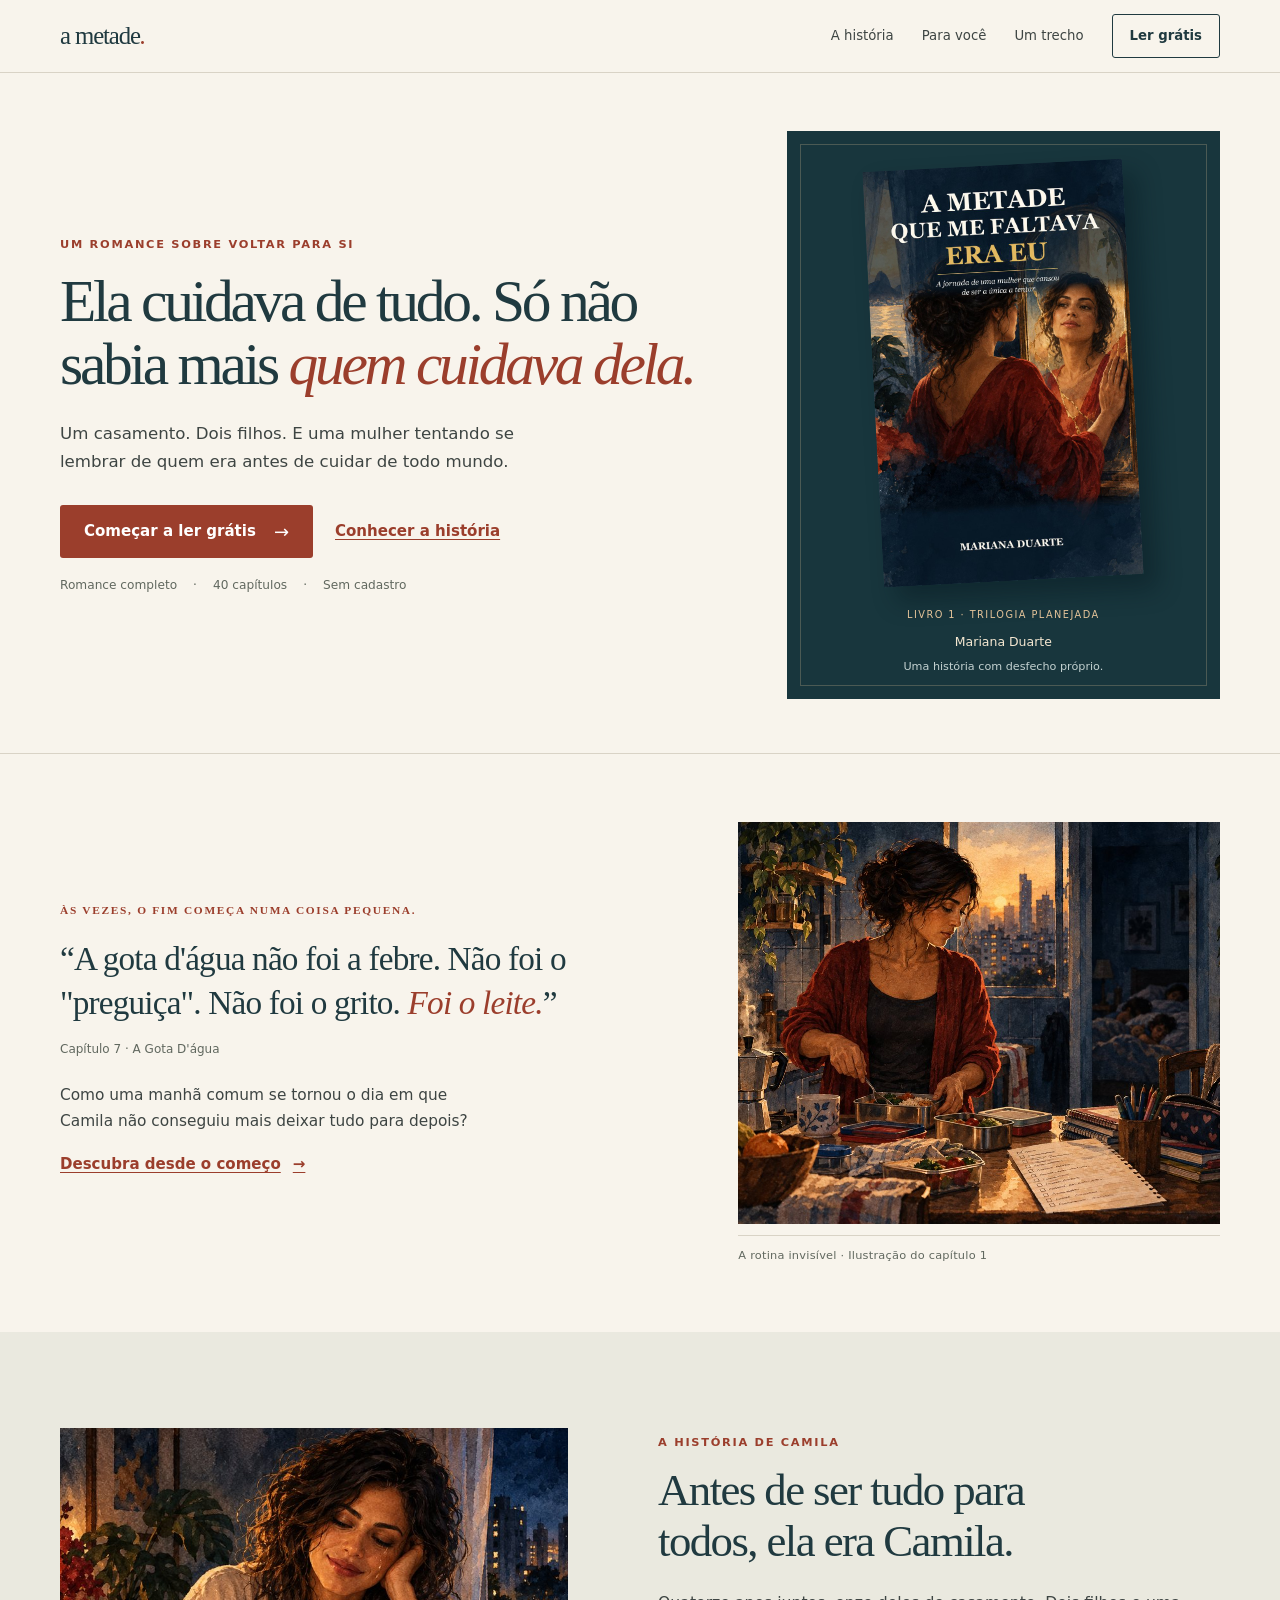
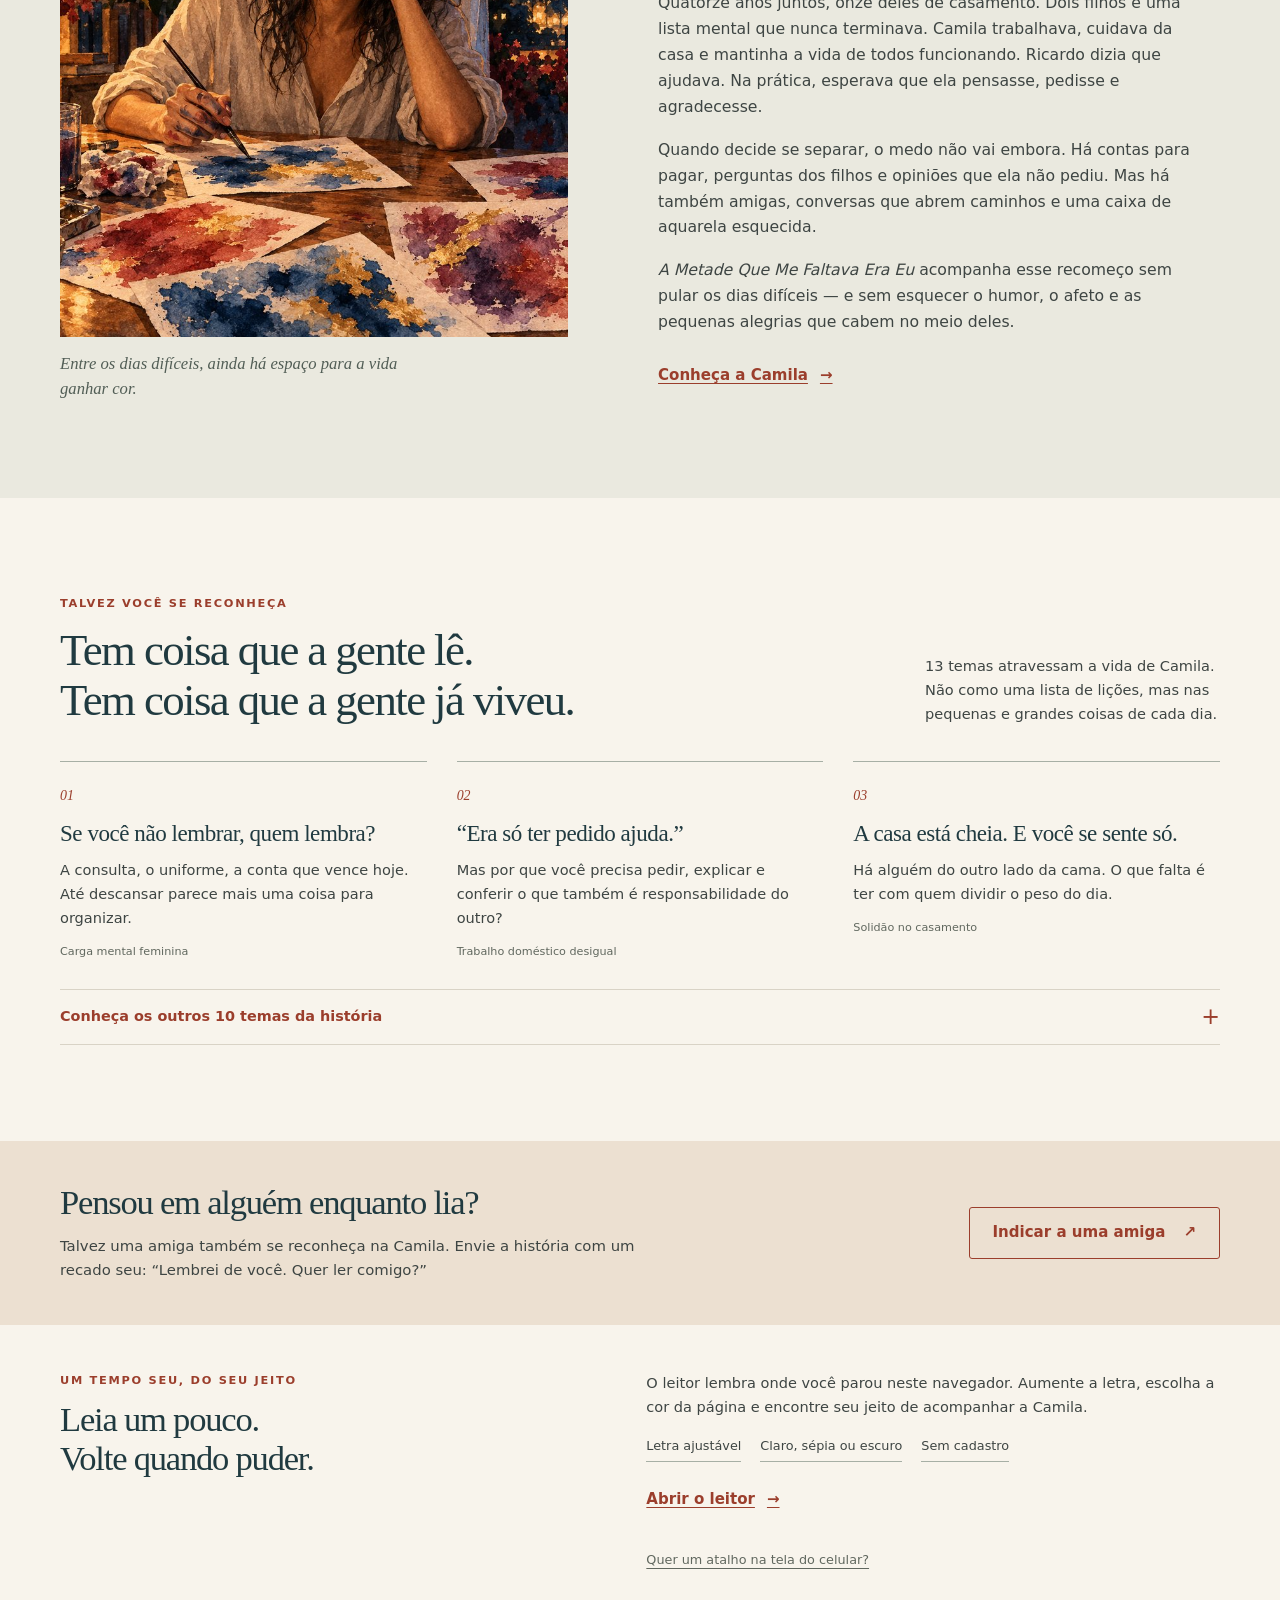
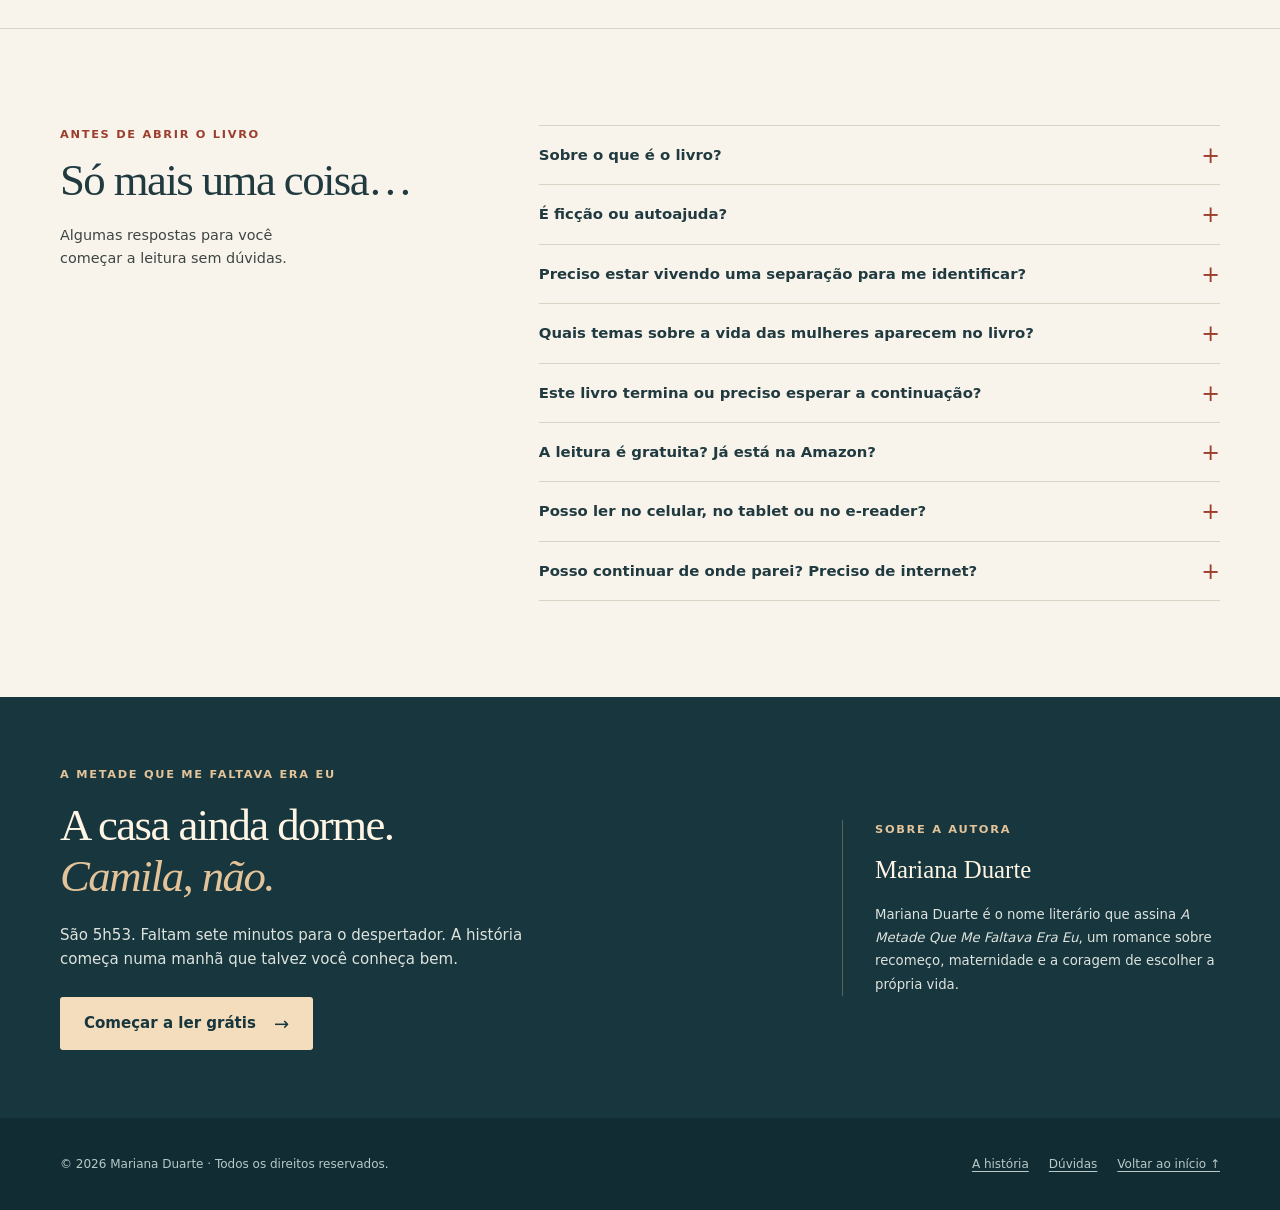
<file: index.html>
<!doctype html>
<html lang="pt-BR">
<head>
  <meta charset="utf-8">
  <meta name="viewport" content="width=device-width, initial-scale=1, viewport-fit=cover">
  <meta name="color-scheme" content="light">
  <title>A Metade Que Me Faltava Era Eu | Romance de Mariana Duarte</title>
  <meta name="description" content="Ela cuidava de tudo. Só não sabia mais quem cuidava dela. Conheça o romance A Metade Que Me Faltava Era Eu, de Mariana Duarte. Leia grátis, sem cadastro.">
  <meta name="keywords" content="romance feminino, carga mental feminina, trabalho doméstico desigual, solidão no casamento, maternidade real, culpa materna, divórcio, independência financeira, saúde emocional, amizade feminina, amor-próprio, dependência emocional, coparentalidade, autonomia feminina, recomeço">
  <meta name="author" content="Mariana Duarte">
  <meta name="robots" content="index,follow,max-image-preview:large,max-snippet:-1,max-video-preview:-1">
  <meta name="theme-color" content="#f8f4ec">
  <link rel="canonical" href="https://maykonlong.github.io/book/">
  <link rel="manifest" href="./manifest.json">
  <link rel="apple-touch-icon" href="./assets/app-icon-180.png">
  <meta name="apple-mobile-web-app-capable" content="yes">
  <meta name="apple-mobile-web-app-status-bar-style" content="default">
  <script src="./pwa.js" defer></script>
  <link rel="icon" href="data:image/svg+xml,%3Csvg xmlns='http://www.w3.org/2000/svg' viewBox='0 0 64 64'%3E%3Crect width='64' height='64' rx='12' fill='%2313283b'/%3E%3Cpath d='M17 15h30v34H17z' fill='%23f4eadc'/%3E%3Cpath d='M23 22h18M23 29h18M23 36h13' stroke='%23ad3f2d' stroke-width='3' stroke-linecap='round'/%3E%3C/svg%3E">

  <meta property="og:type" content="book">
  <meta property="og:locale" content="pt_BR">
  <meta property="og:site_name" content="A Metade Que Me Faltava Era Eu">
  <meta property="og:title" content="A Metade Que Me Faltava Era Eu — Mariana Duarte">
  <meta property="og:description" content="Ela cuidava de tudo. Só não sabia mais quem cuidava dela. Entre na história de Camila e descubra o que acontece quando ela decide se escolher.">
  <meta property="og:url" content="https://maykonlong.github.io/book/">
  <meta property="og:image" content="https://maykonlong.github.io/book/assets/og-livro.png">
  <meta property="og:image:secure_url" content="https://maykonlong.github.io/book/assets/og-livro.png">
  <meta property="og:image:type" content="image/png">
  <meta property="og:image:width" content="1792">
  <meta property="og:image:height" content="1024">
  <meta property="og:image:alt" content="Mulher de vestido vermelho diante do espelho, em uma pintura azul e dourada">

  <meta name="twitter:card" content="summary_large_image">
  <meta name="twitter:title" content="A Metade Que Me Faltava Era Eu — Mariana Duarte">
  <meta name="twitter:description" content="Treze temas da vida real atravessam a jornada de Camila: carga mental, maternidade, divórcio, autonomia e recomeço.">
  <meta name="twitter:image" content="https://maykonlong.github.io/book/assets/og-livro.png">

  <style>

    :root {
      --paper: #f8f4ec; --white: #fffdf8; --ink: #203a40; --body: #3e4543;
      --muted: #61685f; --rust: #9b3e2c; --rust-hover: #80301f;
      --line: #d9d3c6; --gold: #e3c399; --dark: #18363d;
      --serif: Georgia, "Times New Roman", serif;
      --sans: ui-sans-serif, system-ui, -apple-system, BlinkMacSystemFont, "Segoe UI", sans-serif;
    }
    *, *::before, *::after { box-sizing: border-box; }
    html { scroll-behavior: smooth; scroll-padding-top: 88px; }
    body { margin: 0; background: var(--paper); color: var(--body); font-family: var(--sans); line-height: 1.65; -webkit-font-smoothing: antialiased; }
    h1, h2, h3, p, figure, blockquote { margin: 0; }
    h1, h2, h3 { color: var(--ink); font-family: var(--serif); font-weight: 400; }
    h1, h2 { text-wrap: balance; }
    h2 { font-size: clamp(2rem, 3.5vw, 3.3rem); line-height: 1.13; letter-spacing: -.035em; }
    a { color: inherit; text-underline-offset: .22em; }
    img { display: block; max-width: 100%; height: auto; }
    button, input { font: inherit; }
    button, a { -webkit-tap-highlight-color: transparent; }
    button { cursor: pointer; }
    [hidden] { display: none !important; }
    :focus-visible { outline: 3px solid var(--rust); outline-offset: 5px; }
    .dark :focus-visible { outline-color: var(--gold); }
    ::selection { color: #fff; background: #874933; }
    .shell { width: min(1160px, calc(100% - 80px)); margin-inline: auto; }
    .section { padding-block: clamp(64px, 7.5vw, 104px); }
    .eyebrow { color: var(--rust); font-size: .71rem; font-weight: 750; letter-spacing: .15em; text-transform: uppercase; line-height: 1.6; }
    .button { display: inline-flex; align-items: center; justify-content: center; gap: 18px; min-height: 52px; padding: 13px 23px; border: 1px solid transparent; border-radius: 3px; background: var(--rust); color: #fff; font-size: .94rem; font-weight: 650; text-decoration: none; line-height: 1.4; transition: background .18s ease; }
    .button:hover { background: var(--rust-hover); }
    .button-arrow { font-size: 1.2em; font-weight: 400; }
    .text-link { display: inline-flex; align-items: center; gap: 12px; min-height: 44px; color: var(--rust); font-size: .94rem; font-weight: 650; }
    .text-link:hover { text-decoration-thickness: 2px; }
    .skip-link { position: fixed; top: -80px; left: 16px; z-index: 100; padding: 12px 20px; color: var(--ink); background: var(--white); }
    .skip-link:focus { top: 12px; }
    .topbar { position: sticky; top: 0; z-index: 30; padding-top: env(safe-area-inset-top); border-bottom: 1px solid var(--line); background: var(--paper); }
    .nav { min-height: 72px; display: flex; align-items: center; justify-content: space-between; gap: 24px; }
    .brand { color: var(--ink); text-decoration: none; font: 1.55rem/1 var(--serif); letter-spacing: -.045em; white-space: nowrap; }
    .brand span { color: var(--rust); font-style: italic; }
    .menu { display: flex; align-items: center; gap: 28px; }
    .menu a { min-height: 44px; display: inline-flex; align-items: center; font-size: .83rem; text-decoration: none; }
    .menu a:hover { text-decoration: underline; }
    .menu .nav-cta { min-height: 44px; padding: 7px 17px; border: 1px solid var(--ink); border-radius: 3px; font-weight: 650; color: var(--ink); }
    .hero { overflow: hidden; border-bottom: 1px solid var(--line); }
    .hero-grid { display: grid; grid-template-columns: 1.2fr .8fr; gap: clamp(40px, 6vw, 88px); padding-block: 58px 54px; align-items: center; }
    .hero h1 { margin-top: 17px; font-size: clamp(2.8rem, 4.65vw, 4.35rem); line-height: 1.055; letter-spacing: -.055em; }
    .hero h1 em { color: var(--rust); font-weight: 400; }
    .hero-lead { max-width: 460px; margin-top: 24px; font-size: 1.04rem; line-height: 1.7; }
    .hero-actions { display: flex; flex-wrap: wrap; align-items: center; gap: 10px 22px; margin-top: 28px; }
    .hero-meta { display: flex; flex-wrap: wrap; gap: 5px 16px; margin-top: 17px; color: var(--muted); font-size: .76rem; }
    .hero-meta span + span::before { content: "·"; margin-right: 16px; }
    .resume-note { margin-top: 12px; color: var(--muted); font-size: .78rem; }
    .hero-visual { position: relative; display: flex; flex-direction: column; align-items: center; padding: 34px 26px 23px; background: var(--dark); color: var(--gold); }
    .hero-visual::before { content: ""; position: absolute; inset: 13px; border: 1px solid #e3c39940; pointer-events: none; }
    .book-cover { position: relative; width: min(100%, 260px); transform: rotate(-3deg); box-shadow: 13px 15px 23px #06151b66; }
    .book-cover img { width: 100%; height: auto; border-radius: 1px 3px 3px 1px; }
    .book-credits { position: relative; text-align: center; margin-top: 26px; }
    .book-credits .book-name { display: none; }
    .book-credits p { color: #f4e7d1; font-size: .78rem; }
    .book-credits small { display: block; margin-top: 5px; color: #c3d1d0; font-size: .7rem; }
    .book-label { display: block; margin-bottom: 9px; color: var(--gold); text-transform: uppercase; font-size: .61rem; letter-spacing: .15em; }
    .excerpt-section { padding-block: 68px; }
    .excerpt-grid { display: grid; grid-template-columns: 1.1fr .9fr; align-items: center; gap: clamp(32px, 7vw, 100px); }
    .excerpt-copy blockquote { margin-top: 18px; color: var(--ink); font: clamp(1.65rem, 2.6vw, 2.5rem)/1.32 var(--serif); letter-spacing: -.025em; }
    .excerpt-copy blockquote strong { color: var(--rust); font-weight: 400; font-style: italic; }
    .excerpt-copy cite { display: block; margin-top: 15px; color: var(--muted); font-size: .75rem; font-style: normal; }
    .excerpt-question { max-width: 430px; margin-top: 24px; font-size: .96rem; }
    .excerpt-copy .text-link { margin-top: 8px; }
    .scene-image { width: 100%; aspect-ratio: 6 / 5; object-fit: cover; object-position: 39% center; }
    .scene-caption { margin-top: 11px; padding-top: 10px; border-top: 1px solid var(--line); color: var(--muted); font-size: .71rem; letter-spacing: .02em; }
    .story { background: #eae9df; }
    .story-grid { display: grid; grid-template-columns: .95fr 1.05fr; gap: clamp(40px, 7vw, 96px); align-items: center; }
    .story-art img { width: 100%; aspect-ratio: 1 / 1; object-fit: cover; object-position: 40% center; }
    .story-art figcaption { max-width: 370px; margin-top: 15px; color: #525e56; font: italic 1.04rem/1.5 var(--serif); }
    .story-copy h2 { margin-block: 14px 24px; }
    .story-copy > p:not(.eyebrow) { margin-top: 17px; max-width: 535px; font-size: .98rem; }
    .story-copy .text-link { margin-top: 18px; }
    .section-heading { display: flex; justify-content: space-between; align-items: end; gap: 44px; }
    .section-heading h2 { max-width: 630px; margin-top: 13px; }
    .section-heading > p { max-width: 295px; font-size: .91rem; }
    .inside-grid { display: grid; grid-template-columns: repeat(3, minmax(0, 1fr)); gap: 30px; list-style: none; margin: 35px 0 0; padding: 0; }
    .inside-card { padding-top: 20px; border-top: 1px solid #a7afa5; }
    .inside-number { color: var(--rust); font: italic .87rem/1 var(--serif); }
    .inside-card h3 { margin-block: 12px 10px; font-size: 1.44rem; line-height: 1.2; letter-spacing: -.02em; }
    .inside-card p { font-size: .91rem; }
    .theme-term { display: block; margin-top: 13px; color: var(--muted); font-size: .7rem; }
    .themes-more { margin-top: 27px; }
    summary { cursor: pointer; }
    .themes-more > summary { display: flex; align-items: center; justify-content: space-between; gap: 18px; min-height: 56px; padding-block: 14px; border-block: 1px solid var(--line); color: var(--rust); list-style: none; font-size: .9rem; font-weight: 650; }
    summary::-webkit-details-marker { display: none; }
    .themes-more > summary::after, .faq-list summary::after { content: "+"; font-size: 1.4rem; font-weight: 400; line-height: 1; flex: 0 0 auto; }
    .themes-more[open] > summary::after, .faq-list details[open] > summary::after { content: "−"; }
    .when-open { display: none; }
    .themes-more[open] .when-closed { display: none; }
    .themes-more[open] .when-open { display: inline; }
    .themes-more .inside-grid { grid-template-columns: repeat(2, minmax(0, 1fr)); gap: 22px 42px; margin-top: 24px; }
    .themes-more h3 { font-size: 1.23rem; }
    .share-section { padding-block: 42px; background: #ece0d1; }
    .share-grid { display: grid; grid-template-columns: 1fr auto; gap: 26px 60px; align-items: center; }
    .share-grid h2 { font-size: clamp(1.8rem, 2.7vw, 2.5rem); }
    .share-grid p { max-width: 595px; margin-top: 12px; font-size: .93rem; }
    .share-controls { max-width: 325px; }
    .share-controls .button { background: transparent; border-color: var(--rust); color: var(--rust); }
    .share-controls .button:hover { background: var(--white); }
    #share-status { font-size: .8rem; margin-top: 10px; }
    #share-fallback { margin-top: 10px; font-size: .8rem; }
    #share-url { width: 100%; margin-top: 6px; padding: 10px; border: 1px solid var(--rust); background: var(--white); color: var(--ink); }
    .reading-section { padding-block: 46px; border-bottom: 1px solid var(--line); }
    .reading-grid { display: grid; grid-template-columns: 1fr 1.05fr; gap: 40px; align-items: start; }
    .reading-grid h2 { max-width: 480px; margin-top: 11px; font-size: clamp(1.9rem, 2.7vw, 2.6rem); }
    .reading-copy p { font-size: .91rem; }
    .reading-features { display: flex; flex-wrap: wrap; gap: 9px 19px; margin: 16px 0; padding: 0; list-style: none; font-size: .8rem; }
    .reading-features li { padding-bottom: 5px; border-bottom: 1px solid #a7afa5; }
    .install-help { margin-top: 16px; color: var(--muted); font-size: .8rem; }
    .install-help summary { min-height: 44px; display: flex; align-items: center; text-decoration: underline; text-underline-offset: 4px; }
    .install-help p { margin: 8px 0 12px; max-width: 480px; font-size: .8rem; }
    .install-help .button { font-size: .8rem; min-height: 44px; }
    .faq-grid { display: grid; grid-template-columns: .75fr 1.25fr; gap: 70px; }
    .faq-intro h2 { margin-top: 12px; }
    .faq-intro > p:last-child { max-width: 270px; margin-top: 18px; font-size: .9rem; }
    .faq-list { border-top: 1px solid var(--line); }
    .faq-list details { border-bottom: 1px solid var(--line); }
    .faq-list summary { display: flex; justify-content: space-between; align-items: center; gap: 24px; padding-block: 18px; color: var(--ink); font-size: .93rem; font-weight: 600; list-style: none; line-height: 1.5; }
    .faq-list summary::after { color: var(--rust); }
    .faq-list details > p { padding: 0 32px 21px 0; font-size: .89rem; }
    .final-section { position: relative; padding-block: 68px; background: var(--dark); color: #dde3de; }
    .final-grid { display: grid; grid-template-columns: 1.3fr .7fr; gap: 80px; align-items: center; }
    .final-section .eyebrow { color: var(--gold); }
    .final-section h2 { color: #fff5e5; max-width: 720px; margin-block: 17px 21px; }
    .final-section h2 em { color: var(--gold); }
    .final-section .button { margin-top: 25px; color: var(--dark); background: #f3ddbc; }
    .final-section .button:hover { background: #fff0d8; }
    .final-section .closing-note { max-width: 520px; font-size: .94rem; }
    .author { padding-left: 32px; border-left: 1px solid #e3c39950; }
    .author h3 { margin-block: 12px; color: #fff5e5; font-size: 1.55rem; }
    .author > p:last-child { font-size: .83rem; line-height: 1.75; }
    footer { background: #122c33; color: #b8c9c8; padding-block: 24px; font-size: .75rem; }
    .footer-row { display: flex; flex-wrap: wrap; justify-content: space-between; gap: 20px; align-items: center; }
    .footer-links { display: flex; flex-wrap: wrap; gap: 20px; }
    .footer-links a { min-height: 44px; display: inline-flex; align-items: center; }
    .mobile-read { display: none; }
    @media (min-width: 1400px) { .hero-grid { padding-block: 72px; } }
    @media (max-width: 960px) {
      .shell { width: calc(100% - 56px); }
      .hero-grid { gap: 35px; grid-template-columns: 1.1fr .9fr; }
      .hero h1 { font-size: clamp(2.55rem, 5vw, 3.6rem); }
      .hero-actions { gap: 9px; }
      .hero-actions .text-link { font-size: .83rem; }
      .hero-visual { padding: 30px 25px 23px; }
      .menu { gap: 20px; }
      .menu .nav-themes { display: none; }
      .section-heading { display: block; }
      .section-heading > p { max-width: 650px; margin-top: 19px; }
      .story-grid, .excerpt-grid { gap: 32px; }
      .faq-grid, .final-grid { gap: 40px; }
    }
    @media (max-width: 640px) {
      html { scroll-padding-top: 76px; }
      .shell { width: calc(100% - 40px); }
      .nav { min-height: 60px; gap: 12px; }
      .brand { font-size: 1.35rem; }
      .menu { gap: 15px; }
      .menu .nav-story { display: none; }
      .menu a { font-size: .76rem; }
      .menu .nav-cta { padding-inline: 12px; }
      .section { padding-block: 52px; }
      h2 { font-size: 2rem; }
      .hero-grid { display: flex; flex-direction: column; align-items: stretch; gap: 0; padding-block: 28px 31px; }
      .hero-copy { display: contents; }
      .hero-copy > .eyebrow { order: 1; font-size: .62rem; letter-spacing: .12em; }
      .hero h1 { order: 2; margin-top: 12px; font-size: clamp(2rem, 8.7vw, 3rem); line-height: 1.075; letter-spacing: -.047em; }
      .hero-lead { order: 3; margin-top: 16px; max-width: none; font-size: .92rem; line-height: 1.6; }
      .hero-visual { order: 4; display: grid; grid-template-columns: 114px minmax(0, 1fr); gap: 24px; align-items: center; padding: 0; margin-top: 24px; background: transparent; color: var(--ink); }
      .hero-visual::before { display: none; }
      .book-cover { width: 100%; transform: rotate(-3deg); box-shadow: 5px 7px 12px #203a4025; }
      .book-credits { margin: 0; text-align: left; }
      .book-credits .book-name { display: block; margin-bottom: 10px; font: 1.18rem/1.17 var(--serif); letter-spacing: -.02em; color: var(--ink); }
      .book-label { color: var(--rust); font-size: .57rem; letter-spacing: .11em; margin-bottom: 10px; }
      .book-credits p { color: var(--body); font-size: .74rem; }
      .book-credits small { color: var(--muted); font-size: .67rem; line-height: 1.6; }
      .hero-actions { order: 5; display: flex; flex-wrap: wrap; margin-top: 25px; gap: 6px; }
      .hero-actions .button { width: 100%; }
      .hero-actions .text-link { margin-inline: auto; min-height: 38px; font-size: .78rem; }
      .hero-meta { order: 6; margin-top: 4px; justify-content: center; font-size: .65rem; gap: 4px 10px; }
      .hero-meta span + span::before { margin-right: 10px; }
      .resume-note { order: 7; text-align: center; font-size: .71rem; }
      .excerpt-section { padding-block: 44px; border-bottom: 1px solid var(--line); }
      .excerpt-grid { grid-template-columns: 1fr; gap: 25px; }
      .excerpt-copy blockquote { font-size: 1.78rem; }
      .excerpt-question { margin-top: 19px; font-size: .89rem; }
      .scene-image { aspect-ratio: 16 / 9; object-position: center 42%; }
      .scene-caption { font-size: .66rem; }
      .story-grid { display: flex; flex-direction: column; align-items: stretch; gap: 27px; }
      .story-copy { order: 1; }
      .story-art { order: 2; }
      .story-copy h2 { margin-block: 12px 20px; }
      .story-copy > p:not(.eyebrow) { font-size: .98rem; }
      .story-art img { aspect-ratio: 3 / 2; }
      .story-art figcaption { font-size: .95rem; }
      .section-heading > p { font-size: .88rem; }
      .inside-grid, .themes-more .inside-grid { grid-template-columns: 1fr; gap: 20px; margin-top: 28px; }
      .inside-card { display: grid; grid-template-columns: 23px minmax(0, 1fr); gap: 9px; padding-top: 18px; }
      .inside-number { padding-top: 6px; }
      .inside-card h3 { margin: 0 0 8px; font-size: 1.35rem; }
      .inside-card p { font-size: .94rem; }
      .theme-term { margin-top: 9px; }
      .themes-more > summary { font-size: .84rem; }
      .share-section { padding-block: 34px; }
      .share-grid { grid-template-columns: 1fr; gap: 22px; }
      .share-grid h2 { font-size: 1.8rem; }
      .share-grid p { font-size: .94rem; }
      .share-controls { max-width: none; }
      .share-controls .button { font-size: .85rem; }
      .reading-section { padding-block: 40px; }
      .reading-grid { grid-template-columns: 1fr; gap: 23px; }
      .reading-grid h2 { font-size: 1.85rem; }
      .faq-grid { grid-template-columns: 1fr; gap: 27px; }
      .faq-intro > p:last-child { max-width: none; margin-top: 13px; }
      .faq-list summary { padding-block: 16px; font-size: .94rem; gap: 16px; }
      .final-section { padding-block: 48px; }
      .final-grid { grid-template-columns: 1fr; gap: 38px; }
      .final-section h2 { font-size: 2.1rem; }
      .final-section .closing-note { font-size: .87rem; }
      .final-section .button { width: 100%; }
      .author { padding: 24px 0 0; border-left: 0; border-top: 1px solid #e3c39950; }
      .author h3 { font-size: 1.4rem; }
      footer { padding-bottom: calc(85px + env(safe-area-inset-bottom)); }
      .footer-row { gap: 8px; }
      .mobile-read { position: fixed; right: 16px; bottom: max(14px, env(safe-area-inset-bottom)); z-index: 25; display: flex; min-height: 48px; padding: 12px 18px; box-shadow: 0 4px 20px #18363d30; border: 1px solid #fff5e566; font-size: .83rem; }
    }
    @media (max-width: 360px) {
      .shell { width: calc(100% - 32px); }
      .menu { gap: 10px; }
      .brand { font-size: 1.25rem; }
      .hero-visual { grid-template-columns: 100px minmax(0, 1fr); gap: 20px; }
      .book-credits .book-name { font-size: 1.1rem; }
      .hero-meta { font-size: .62rem; gap: 4px 8px; }
      .hero-meta span + span::before { margin-right: 8px; }
    }
    @media (prefers-reduced-motion: reduce) {
      html { scroll-behavior: auto; }
      *, *::before, *::after { transition: none !important; }
    }
    @media (monochrome), (forced-colors: active) {
      body, section, header, footer, .hero-visual { background: Canvas !important; color: CanvasText !important; }
      h1, h2, h3, p, a, small, span, em, strong, cite, .eyebrow, .text-link, blockquote { color: CanvasText !important; }
      *, *::before, *::after { box-shadow: none !important; text-shadow: none !important; border-color: CanvasText !important; }
      .button { background: ButtonFace !important; color: ButtonText !important; border: 1px solid ButtonText !important; }
      .book-cover { transform: none; }
    }
  </style>

  <script type="application/ld+json">
{
  "@context": "https://schema.org",
  "@graph": [
    {
      "@type": "Book",
      "@id": "https://maykonlong.github.io/book/#livro",
      "name": "A Metade Que Me Faltava Era Eu",
      "alternateName": "A jornada de uma mulher que cansou de ser a única a tentar",
      "author": {
        "@id": "https://maykonlong.github.io/book/#autora"
      },
      "url": "https://maykonlong.github.io/book/",
      "image": "https://maykonlong.github.io/book/assets/capa-amazon-v2.jpg",
      "inLanguage": "pt-BR",
      "copyrightYear": 2026,
      "numberOfPages": 332,
      "wordCount": 65156,
      "isAccessibleForFree": true,
      "genre": [
        "Ficção feminina",
        "Romance contemporâneo",
        "Drama familiar"
      ],
      "keywords": [
        "carga mental feminina",
        "trabalho doméstico desigual",
        "solidão no casamento",
        "identidade feminina",
        "culpa materna",
        "divórcio",
        "independência financeira",
        "saúde emocional",
        "amizade feminina",
        "amor-próprio",
        "dependência emocional",
        "coparentalidade",
        "autonomia feminina"
      ],
      "description": "Após quatorze anos juntos, onze deles de casamento, Camila decide se separar de Ricardo e reconstruir a própria vida sem voltar a se perder dentro de outra relação.",
      "audience": {
        "@type": "PeopleAudience",
        "suggestedGender": "female",
        "suggestedMinAge": 18
      },
      "about": [
        {
          "@type": "Thing",
          "name": "Carga mental feminina"
        },
        {
          "@type": "Thing",
          "name": "Trabalho doméstico desigual"
        },
        {
          "@type": "Thing",
          "name": "Solidão no casamento"
        },
        {
          "@type": "Thing",
          "name": "Perda e reconstrução da identidade"
        },
        {
          "@type": "Thing",
          "name": "Maternidade real e culpa materna"
        },
        {
          "@type": "Thing",
          "name": "Divórcio e julgamento social"
        },
        {
          "@type": "Thing",
          "name": "Independência financeira"
        },
        {
          "@type": "Thing",
          "name": "Amor-próprio e limites"
        },
        {
          "@type": "Thing",
          "name": "Terapia e saúde emocional"
        },
        {
          "@type": "Thing",
          "name": "Amizade feminina e rede de apoio"
        },
        {
          "@type": "Thing",
          "name": "Dependência emocional e medo da solidão"
        },
        {
          "@type": "Thing",
          "name": "Reconstrução familiar e coparentalidade"
        },
        {
          "@type": "Thing",
          "name": "Autonomia para escolher o próprio futuro"
        }
      ],
      "potentialAction": {
        "@type": "ReadAction",
        "target": "https://maykonlong.github.io/book/ler.html"
      }
    },
    {
      "@type": "Person",
      "@id": "https://maykonlong.github.io/book/#autora",
      "name": "Mariana Duarte",
      "jobTitle": "Escritora",
      "url": "https://maykonlong.github.io/book/#autora",
      "description": "Autora de ficção feminina sobre mulheres, sobrecarga, identidade e recomeço."
    },
    {
      "@type": "WebPage",
      "@id": "https://maykonlong.github.io/book/#pagina",
      "url": "https://maykonlong.github.io/book/",
      "name": "A Metade Que Me Faltava Era Eu | Romance de Mariana Duarte",
      "inLanguage": "pt-BR",
      "isPartOf": {
        "@id": "https://maykonlong.github.io/book/#site"
      },
      "mainEntity": {
        "@id": "https://maykonlong.github.io/book/#livro"
      },
      "description": "Página oficial do romance A Metade Que Me Faltava Era Eu, com sinopse, trecho, 13 temas da vida das mulheres e leitura online gratuita.",
      "dateModified": "2026-10-06"
    },
    {
      "@type": "WebSite",
      "@id": "https://maykonlong.github.io/book/#site",
      "url": "https://maykonlong.github.io/book/",
      "name": "A Metade Que Me Faltava Era Eu",
      "inLanguage": "pt-BR"
    },
    {
      "@type": "ItemList",
      "@id": "https://maykonlong.github.io/book/#lista-temas",
      "name": "13 temas femininos abordados em A Metade Que Me Faltava Era Eu",
      "numberOfItems": 13,
      "itemListOrder": "https://schema.org/ItemListOrderAscending",
      "itemListElement": [
        {
          "@type": "ListItem",
          "position": 1,
          "name": "Carga mental feminina"
        },
        {
          "@type": "ListItem",
          "position": 2,
          "name": "Trabalho doméstico desigual"
        },
        {
          "@type": "ListItem",
          "position": 3,
          "name": "Solidão no casamento"
        },
        {
          "@type": "ListItem",
          "position": 4,
          "name": "Perda e reconstrução da identidade"
        },
        {
          "@type": "ListItem",
          "position": 5,
          "name": "Maternidade real e culpa materna"
        },
        {
          "@type": "ListItem",
          "position": 6,
          "name": "Divórcio e julgamento social"
        },
        {
          "@type": "ListItem",
          "position": 7,
          "name": "Independência financeira"
        },
        {
          "@type": "ListItem",
          "position": 8,
          "name": "Amor-próprio e limites"
        },
        {
          "@type": "ListItem",
          "position": 9,
          "name": "Terapia e saúde emocional"
        },
        {
          "@type": "ListItem",
          "position": 10,
          "name": "Amizade feminina e rede de apoio"
        },
        {
          "@type": "ListItem",
          "position": 11,
          "name": "Dependência emocional e medo da solidão"
        },
        {
          "@type": "ListItem",
          "position": 12,
          "name": "Reconstrução familiar e coparentalidade"
        },
        {
          "@type": "ListItem",
          "position": 13,
          "name": "Autonomia para escolher o próprio futuro"
        }
      ]
    },
    {
      "@type": "FAQPage",
      "@id": "https://maykonlong.github.io/book/#perguntas",
      "mainEntity": [
        {
          "@type": "Question",
          "name": "Sobre o que é o livro?",
          "acceptedAnswer": {
            "@type": "Answer",
            "text": "É a história de Camila, uma mulher que carrega sozinha a casa, os filhos e a organização da família. Ao decidir se separar, ela precisa reconstruir a vida financeira, a maternidade e a relação consigo mesma."
          }
        },
        {
          "@type": "Question",
          "name": "É ficção ou autoajuda?",
          "acceptedAnswer": {
            "@type": "Answer",
            "text": "É ficção: um romance contemporâneo completo, com 40 capítulos. Não é um manual nem substitui acompanhamento profissional. Os temas aparecem nas escolhas, nas conversas e no dia a dia das personagens."
          }
        },
        {
          "@type": "Question",
          "name": "Preciso estar vivendo uma separação para me identificar?",
          "acceptedAnswer": {
            "@type": "Answer",
            "text": "Não. A história também conversa com quem já se sentiu sobrecarregada, invisível ou distante da pessoa que era antes de cuidar de todo mundo. E com quem conhece alguém que viveu algo parecido."
          }
        },
        {
          "@type": "Question",
          "name": "Quais temas sobre a vida das mulheres aparecem no livro?",
          "acceptedAnswer": {
            "@type": "Answer",
            "text": "São treze temas centrais: carga mental, trabalho doméstico desigual, solidão no casamento, perda da identidade, culpa materna, divórcio, independência financeira, amor-próprio, terapia, amizade feminina, dependência emocional, reconstrução familiar e autonomia para escolher o próprio futuro."
          }
        },
        {
          "@type": "Question",
          "name": "Este livro termina ou preciso esperar a continuação?",
          "acceptedAnswer": {
            "@type": "Answer",
            "text": "Este é o primeiro volume de uma trilogia planejada, mas a história tem um desfecho próprio. Você não precisa esperar os próximos livros para concluir a jornada deste volume."
          }
        },
        {
          "@type": "Question",
          "name": "A leitura é gratuita? Já está na Amazon?",
          "acceptedAnswer": {
            "@type": "Answer",
            "text": "Por enquanto, o romance completo está disponível gratuitamente neste site, sem cadastro. As edições para Amazon ainda não foram publicadas. A forma de acesso poderá mudar no lançamento."
          }
        },
        {
          "@type": "Question",
          "name": "Posso ler no celular, no tablet ou no e-reader?",
          "acceptedAnswer": {
            "@type": "Answer",
            "text": "Sim no celular e no tablet. Você pode ajustar a letra e escolher os modos claro, sépia e escuro. Em e-readers, o funcionamento depende do navegador do aparelho."
          }
        },
        {
          "@type": "Question",
          "name": "Posso continuar de onde parei? Preciso de internet?",
          "acceptedAnswer": {
            "@type": "Answer",
            "text": "O leitor salva o capítulo e a posição no mesmo navegador ou app, se o armazenamento estiver disponível. Os capítulos precisam de internet: o livro inteiro não é guardado offline. O marcador não é sincronizado entre aparelhos e pode ser perdido se os dados do navegador forem apagados."
          }
        }
      ]
    }
  ]
}
  </script>
</head>
<body>
  <a class="skip-link" href="#conteudo">Ir para o conteúdo</a>
  <header class="topbar">
    <nav class="nav shell" aria-label="Navegação principal">
      <a class="brand" href="#inicio" aria-label="A Metade Que Me Faltava Era Eu — início">a metade<span>.</span></a>
      <div class="menu">
        <a class="nav-story" href="#historia">A história</a>
        <a class="nav-themes" href="#temas">Para você</a>
        <a href="#trecho">Um trecho</a>
        <a class="nav-cta" data-read-link data-resume-label="Continuar" href="./ler.html?inicio=1">Ler grátis</a>
      </div>
    </nav>
  </header>
  <main id="conteudo">
    <section class="hero" id="inicio" aria-labelledby="hero-title">
      <div class="hero-grid shell">
        <div class="hero-copy">
          <p class="eyebrow">Um romance sobre voltar para si</p>
          <h1 id="hero-title">Ela cuidava de tudo. Só não sabia mais <em>quem cuidava dela.</em></h1>
          <p class="hero-lead">Um casamento. Dois filhos. E uma mulher tentando se lembrar de quem era antes de cuidar de todo mundo.</p>
          <div class="hero-actions">
            <a class="button" id="primary-read" data-read-link data-resume-label="Continuar de onde parei" href="./ler.html?inicio=1"><span data-read-label>Começar a ler grátis</span><span class="button-arrow" aria-hidden="true">→</span></a>
            <a class="text-link" id="secondary-read" href="#historia">Conhecer a história</a>
          </div>
          <p class="hero-meta"><span>Romance completo</span><span>40 capítulos</span><span>Sem cadastro</span></p>
          <p class="resume-note" id="resume-note" hidden></p>
        </div>
        <div class="hero-visual">
          <div class="book-cover">
            <img src="./assets/capa-site.jpg" width="800" height="1280" fetchpriority="high" alt="Capa de A Metade Que Me Faltava Era Eu, de Mariana Duarte: uma mulher de vermelho diante do espelho">
          </div>
          <div class="book-credits">
            <span class="book-label">Livro 1 · Trilogia planejada</span>
            <strong class="book-name">A Metade Que Me Faltava Era Eu</strong>
            <p>Mariana Duarte</p>
            <small>Uma história com desfecho próprio.</small>
          </div>
        </div>
      </div>
    </section>

    <section class="excerpt-section" id="trecho" aria-labelledby="trecho-titulo">
      <div class="excerpt-grid shell">
        <div class="excerpt-copy">
          <h2 class="eyebrow" id="trecho-titulo">Às vezes, o fim começa numa coisa pequena.</h2>
          <blockquote>
            <p>“A gota d'água não foi a febre. Não foi o &quot;preguiça&quot;. Não foi o grito. <strong>Foi o leite.</strong>”</p>
          </blockquote>
          <cite>Capítulo 7 · A Gota D'água</cite>
          <p class="excerpt-question">Como uma manhã comum se tornou o dia em que Camila não conseguiu mais deixar tudo para depois?</p>
          <a class="text-link" href="./ler.html?inicio=1">Descubra desde o começo <span aria-hidden="true">→</span></a>
        </div>
        <figure>
          <img class="scene-image" src="./assets/illustrations-web/cap-01-rotina-invisivel.jpg" width="1200" height="800" loading="lazy" decoding="async" alt="Camila organiza as lancheiras na cozinha enquanto a família ainda dorme">
          <figcaption class="scene-caption">A rotina invisível · Ilustração do capítulo 1</figcaption>
        </figure>
      </div>
    </section>

    <section class="section story" id="historia" aria-labelledby="historia-titulo">
      <div class="story-grid shell">
        <figure class="story-art">
          <img src="./assets/illustrations-web/cap-17-voltando-a-pintar.jpg" width="1200" height="800" loading="lazy" decoding="async" alt="Camila reencontra a pintura, sentada à mesa com pincéis e aquarelas">
          <figcaption>Entre os dias difíceis, ainda há espaço para a vida ganhar cor.</figcaption>
        </figure>
        <div class="story-copy">
          <p class="eyebrow">A história de Camila</p>
          <h2 id="historia-titulo">Antes de ser tudo para todos, ela era Camila.</h2>
          <p>Quatorze anos juntos, onze deles de casamento. Dois filhos e uma lista mental que nunca terminava. Camila trabalhava, cuidava da casa e mantinha a vida de todos funcionando. Ricardo dizia que ajudava. Na prática, esperava que ela pensasse, pedisse e agradecesse.</p>
          <p>Quando decide se separar, o medo não vai embora. Há contas para pagar, perguntas dos filhos e opiniões que ela não pediu. Mas há também amigas, conversas que abrem caminhos e uma caixa de aquarela esquecida.</p>
          <p><em>A Metade Que Me Faltava Era Eu</em> acompanha esse recomeço sem pular os dias difíceis — e sem esquecer o humor, o afeto e as pequenas alegrias que cabem no meio deles.</p>
          <a class="text-link" data-read-link data-resume-label="Continuar a história" href="./ler.html?inicio=1"><span data-read-label>Conheça a Camila</span><span aria-hidden="true">→</span></a>
        </div>
      </div>
    </section>

    <section class="section inside" id="temas">
      <div class="shell">
        <div class="section-heading">
          <div><p class="eyebrow">Talvez você se reconheça</p><h2>Tem coisa que a gente lê.<br>Tem coisa que a gente já viveu.</h2></div>
          <p>13 temas atravessam a vida de Camila. Não como uma lista de lições, mas nas pequenas e grandes coisas de cada dia.</p>
        </div>
        <ol class="inside-grid" aria-label="Os três primeiros temas do romance">
          <li class="inside-card"><span class="inside-number" aria-hidden="true">01</span><div><h3>Se você não lembrar, quem lembra?</h3><p>A consulta, o uniforme, a conta que vence hoje. Até descansar parece mais uma coisa para organizar.</p><span class="theme-term">Carga mental feminina</span></div></li>
          <li class="inside-card"><span class="inside-number" aria-hidden="true">02</span><div><h3>“Era só ter pedido ajuda.”</h3><p>Mas por que você precisa pedir, explicar e conferir o que também é responsabilidade do outro?</p><span class="theme-term">Trabalho doméstico desigual</span></div></li>
          <li class="inside-card"><span class="inside-number" aria-hidden="true">03</span><div><h3>A casa está cheia. E você se sente só.</h3><p>Há alguém do outro lado da cama. O que falta é ter com quem dividir o peso do dia.</p><span class="theme-term">Solidão no casamento</span></div></li>
        </ol>
        <details class="themes-more">
          <summary><span><span class="when-closed">Conheça os outros 10 temas da história</span><span class="when-open">Recolher os outros temas</span></span></summary>
          <ol class="inside-grid" start="4" aria-label="Mais dez temas presentes no romance">
            <li class="inside-card"><span class="inside-number" aria-hidden="true">04</span><div><h3>Quem eu era antes de tudo isso?</h3><p>Os gostos, os sonhos e a mulher que ficou para depois.</p><span class="theme-term">Perda e reconstrução da identidade</span></div></li>
            <li class="inside-card"><span class="inside-number" aria-hidden="true">05</span><div><h3>Querer um tempo para si dá culpa.</h3><p>Amar os filhos e precisar respirar não são coisas opostas.</p><span class="theme-term">Maternidade real e culpa materna</span></div></li>
            <li class="inside-card"><span class="inside-number" aria-hidden="true">06</span><div><h3>Todo mundo tem uma opinião.</h3><p>Mas quem vai viver as consequências dessa escolha?</p><span class="theme-term">Divórcio e julgamento social</span></div></li>
            <li class="inside-card"><span class="inside-number" aria-hidden="true">07</span><div><h3>E as contas no fim do mês?</h3><p>Recomeçar também passa pela calculadora e por escolhas difíceis.</p><span class="theme-term">Independência financeira</span></div></li>
            <li class="inside-card"><span class="inside-number" aria-hidden="true">08</span><div><h3>Dizer “não” também é cuidar.</h3><p>Do próprio tempo, do corpo e daquilo que já não dá para aceitar.</p><span class="theme-term">Amor-próprio e limites</span></div></li>
            <li class="inside-card"><span class="inside-number" aria-hidden="true">09</span><div><h3>Você não precisa dar conta sozinha.</h3><p>Às vezes, o primeiro passo é encontrar um lugar seguro para falar.</p><span class="theme-term">Terapia e saúde emocional</span></div></li>
            <li class="inside-card"><span class="inside-number" aria-hidden="true">10</span><div><h3>“Vem. Eu faço um café.”</h3><p>A força de uma amiga que escuta sem tentar decidir por você.</p><span class="theme-term">Amizade feminina e rede de apoio</span></div></li>
            <li class="inside-card"><span class="inside-number" aria-hidden="true">11</span><div><h3>É vontade de ficar ou medo de ir?</h3><p>Perceber a diferença entre escolher alguém e achar que não consegue viver sem essa pessoa.</p><span class="theme-term">Dependência emocional e medo da solidão</span></div></li>
            <li class="inside-card"><span class="inside-number" aria-hidden="true">12</span><div><h3>A família muda. O cuidado continua.</h3><p>Duas casas, novas rotinas e conversas que nem sempre são fáceis.</p><span class="theme-term">Reconstrução familiar e coparentalidade</span></div></li>
            <li class="inside-card"><span class="inside-number" aria-hidden="true">13</span><div><h3>E o que você quer daqui para a frente?</h3><p>Um futuro que não precisa seguir o roteiro que os outros escreveram.</p><span class="theme-term">Autonomia para escolher o próprio futuro</span></div></li>
          </ol>
        </details>
      </div>
    </section>

    <section class="share-section" aria-labelledby="indicar-titulo">
      <div class="share-grid shell">
        <div><h2 id="indicar-titulo">Pensou em alguém enquanto lia?</h2><p>Talvez uma amiga também se reconheça na Camila. Envie a história com um recado seu: “Lembrei de você. Quer ler comigo?”</p></div>
        <div class="share-controls">
          <button class="button" id="share-book" type="button" hidden>Indicar a uma amiga <span aria-hidden="true">↗</span></button>
          <p id="share-status" role="status" aria-live="polite" hidden></p>
          <div id="share-fallback" hidden><label for="share-url">Copie este endereço para compartilhar:</label><input id="share-url" type="text" readonly value="https://maykonlong.github.io/book/"></div>
          <noscript><p>Compartilhe o <a href="https://maykonlong.github.io/book/">endereço desta página</a> com quem você pensou.</p></noscript>
        </div>
      </div>
    </section>

    <section class="reading-section" aria-labelledby="leitura-titulo">
      <div class="reading-grid shell">
        <div><p class="eyebrow">Um tempo seu, do seu jeito</p><h2 id="leitura-titulo">Leia um pouco.<br>Volte quando puder.</h2></div>
        <div class="reading-copy">
          <p>O leitor lembra onde você parou neste navegador. Aumente a letra, escolha a cor da página e encontre seu jeito de acompanhar a Camila.</p>
          <ul class="reading-features"><li>Letra ajustável</li><li>Claro, sépia ou escuro</li><li>Sem cadastro</li></ul>
          <a class="text-link" data-read-link data-resume-label="Continuar leitura" href="./ler.html?inicio=1"><span data-read-label>Abrir o leitor</span><span aria-hidden="true">→</span></a>
          <details class="install-help"><summary>Quer um atalho na tela do celular?</summary><p>Use “Instalar app” ou “Adicionar à Tela de Início” no menu do navegador. O leitor retoma o ponto salvo no mesmo aparelho, mas precisa de internet para abrir os capítulos. O livro inteiro não fica offline, e o progresso não é sincronizado entre aparelhos.</p><button class="button" id="install-app" type="button" hidden>Instalar o leitor</button></details>
        </div>
      </div>
    </section>

    <section class="section" id="perguntas" aria-labelledby="perguntas-titulo">
      <div class="faq-grid shell">
        <div class="faq-intro"><p class="eyebrow">Antes de abrir o livro</p><h2 id="perguntas-titulo">Só mais uma coisa…</h2><p>Algumas respostas para você começar a leitura sem dúvidas.</p></div>
        <div class="faq-list">
          <details><summary>Sobre o que é o livro?</summary><p>É a história de Camila, uma mulher que carrega sozinha a casa, os filhos e a organização da família. Ao decidir se separar, ela precisa reconstruir a vida financeira, a maternidade e a relação consigo mesma.</p></details>
          <details><summary>É ficção ou autoajuda?</summary><p>É ficção: um romance contemporâneo completo, com 40 capítulos. Não é um manual nem substitui acompanhamento profissional. Os temas aparecem nas escolhas, nas conversas e no dia a dia das personagens.</p></details>
          <details><summary>Preciso estar vivendo uma separação para me identificar?</summary><p>Não. A história também conversa com quem já se sentiu sobrecarregada, invisível ou distante da pessoa que era antes de cuidar de todo mundo. E com quem conhece alguém que viveu algo parecido.</p></details>
          <details><summary>Quais temas sobre a vida das mulheres aparecem no livro?</summary><p>São treze temas centrais: carga mental, trabalho doméstico desigual, solidão no casamento, perda da identidade, culpa materna, divórcio, independência financeira, amor-próprio, terapia, amizade feminina, dependência emocional, reconstrução familiar e autonomia para escolher o próprio futuro.</p></details>
          <details><summary>Este livro termina ou preciso esperar a continuação?</summary><p>Este é o primeiro volume de uma trilogia planejada, mas a história tem um desfecho próprio. Você não precisa esperar os próximos livros para concluir a jornada deste volume.</p></details>
          <details><summary>A leitura é gratuita? Já está na Amazon?</summary><p>Por enquanto, o romance completo está disponível gratuitamente neste site, sem cadastro. As edições para Amazon ainda não foram publicadas. A forma de acesso poderá mudar no lançamento.</p></details>
          <details><summary>Posso ler no celular, no tablet ou no e-reader?</summary><p>Sim no celular e no tablet. Você pode ajustar a letra e escolher os modos claro, sépia e escuro. Em e-readers, o funcionamento depende do navegador do aparelho.</p></details>
          <details><summary>Posso continuar de onde parei? Preciso de internet?</summary><p>O leitor salva o capítulo e a posição no mesmo navegador ou app, se o armazenamento estiver disponível. Os capítulos precisam de internet: o livro inteiro não é guardado offline. O marcador não é sincronizado entre aparelhos e pode ser perdido se os dados do navegador forem apagados.</p></details>
        </div>
      </div>
    </section>

    <section class="final-section dark" aria-labelledby="final-titulo">
      <div class="final-grid shell">
        <div><p class="eyebrow">A Metade Que Me Faltava Era Eu</p><h2 id="final-titulo">A casa ainda dorme.<br><em>Camila, não.</em></h2><p class="closing-note">São 5h53. Faltam sete minutos para o despertador. A história começa numa manhã que talvez você conheça bem.</p><a class="button" data-read-link data-resume-label="Continuar de onde parei" href="./ler.html?inicio=1"><span data-read-label>Começar a ler grátis</span><span class="button-arrow" aria-hidden="true">→</span></a></div>
        <div class="author" id="autora"><p class="eyebrow">Sobre a autora</p><h3>Mariana Duarte</h3><p>Mariana Duarte é o nome literário que assina <em>A Metade Que Me Faltava Era Eu</em>, um romance sobre recomeço, maternidade e a coragem de escolher a própria vida.</p></div>
      </div>
    </section>
  </main>
  <footer>
    <div class="footer-row shell"><p>© 2026 Mariana Duarte · Todos os direitos reservados.</p><div class="footer-links"><a href="#historia">A história</a><a href="#perguntas">Dúvidas</a><a href="#inicio">Voltar ao início ↑</a></div></div>
  </footer>
  <a class="button mobile-read" id="mobile-read" data-read-link data-resume-label="Continuar leitura" href="./ler.html?inicio=1" hidden><span data-read-label>Ler grátis</span><span aria-hidden="true">→</span></a>
  <script>
    (function () {
      'use strict';
      // A landing apenas consulta o marcador; não altera a posição salva no leitor.
      function storedProgress(key, maximum, legacy) {
        try {
          var saved = JSON.parse(localStorage.getItem(key) || 'null');
          if (!saved || !Number.isInteger(saved.c) || saved.c < 0 || saved.c > maximum) return null;
          return { c: legacy && saved.c > 0 ? saved.c + 1 : saved.c };
        } catch (_) { return null; }
      }
      var readingLinks = document.querySelectorAll('[data-read-link]');
      readingLinks.forEach(function (link) {
        link.dataset.startLabel = (link.querySelector('[data-read-label]') || link).textContent;
      });
      function refreshReadingLinks() {
        var progress = storedProgress('metade-leitor-progresso-v2', 44, false)
          || storedProgress('metade-leitor-progresso-v1', 42, true);
        readingLinks.forEach(function (link) {
          link.href = progress ? './ler.html' : './ler.html?inicio=1';
          (link.querySelector('[data-read-label]') || link).textContent = progress ? link.dataset.resumeLabel : link.dataset.startLabel;
        });
        var secondary = document.getElementById('secondary-read');
        secondary.href = progress ? './ler.html?inicio=1' : '#historia';
        secondary.textContent = progress ? 'Recomeçar da capa' : 'Conhecer a história';
        var note = document.getElementById('resume-note');
        note.hidden = !progress;
        if (!progress) return;
        var location = progress.c >= 2 && progress.c <= 41 ? 'capítulo ' + (progress.c - 1)
          : progress.c < 2 ? 'páginas iniciais' : 'páginas finais';
        note.textContent = 'Seu marcador: ' + location + ' · salvo neste navegador.';
      }
      refreshReadingLinks();

      var mobileRead = document.getElementById('mobile-read');
      var hero = document.querySelector('.hero');
      var closing = document.querySelector('.final-section');
      function updateMobileRead() {
        var pastHero = hero.getBoundingClientRect().bottom <= 0;
        var atClosing = closing.getBoundingClientRect().top < window.innerHeight;
        mobileRead.hidden = !pastHero || atClosing;
      }
      if ('IntersectionObserver' in window) {
        var observer = new IntersectionObserver(updateMobileRead, { threshold: 0 });
        observer.observe(hero);
        observer.observe(closing);
      } else {
        window.addEventListener('scroll', updateMobileRead, { passive: true });
      }
      window.addEventListener('resize', updateMobileRead);
      window.addEventListener('pageshow', function () { refreshReadingLinks(); updateMobileRead(); });
      window.addEventListener('storage', function (event) {
        if (!event.key || event.key === 'metade-leitor-progresso-v2' || event.key === 'metade-leitor-progresso-v1') refreshReadingLinks();
      });
      updateMobileRead();

      var shareButton = document.getElementById('share-book');
      var shareStatus = document.getElementById('share-status');
      var shareURL = 'https://maykonlong.github.io/book/';
      shareButton.hidden = false;
      function showShareStatus(message) {
        shareStatus.textContent = message;
        shareStatus.hidden = false;
      }
      async function copyLink() {
        try {
          if (!navigator.clipboard || !window.isSecureContext) throw new Error('clipboard unavailable');
          await navigator.clipboard.writeText(shareURL);
          showShareStatus('Link copiado. Agora é só enviar com o seu recado.');
        } catch (_) {
          document.getElementById('share-fallback').hidden = false;
          var input = document.getElementById('share-url');
          input.focus();
          input.select();
          showShareStatus('Selecione e copie o link abaixo.');
        }
      }
      shareButton.addEventListener('click', async function () {
        shareStatus.hidden = true;
        shareButton.disabled = true;
        try {
          if (navigator.share) {
            try {
              await navigator.share({ title: 'A Metade Que Me Faltava Era Eu', text: 'Lembrei de você. Quer ler comigo?', url: shareURL });
            } catch (error) {
              if (error.name !== 'AbortError') await copyLink();
            }
          } else { await copyLink(); }
        } finally { shareButton.disabled = false; }
      });
    }());
  </script>
</body>
</html>
</file>
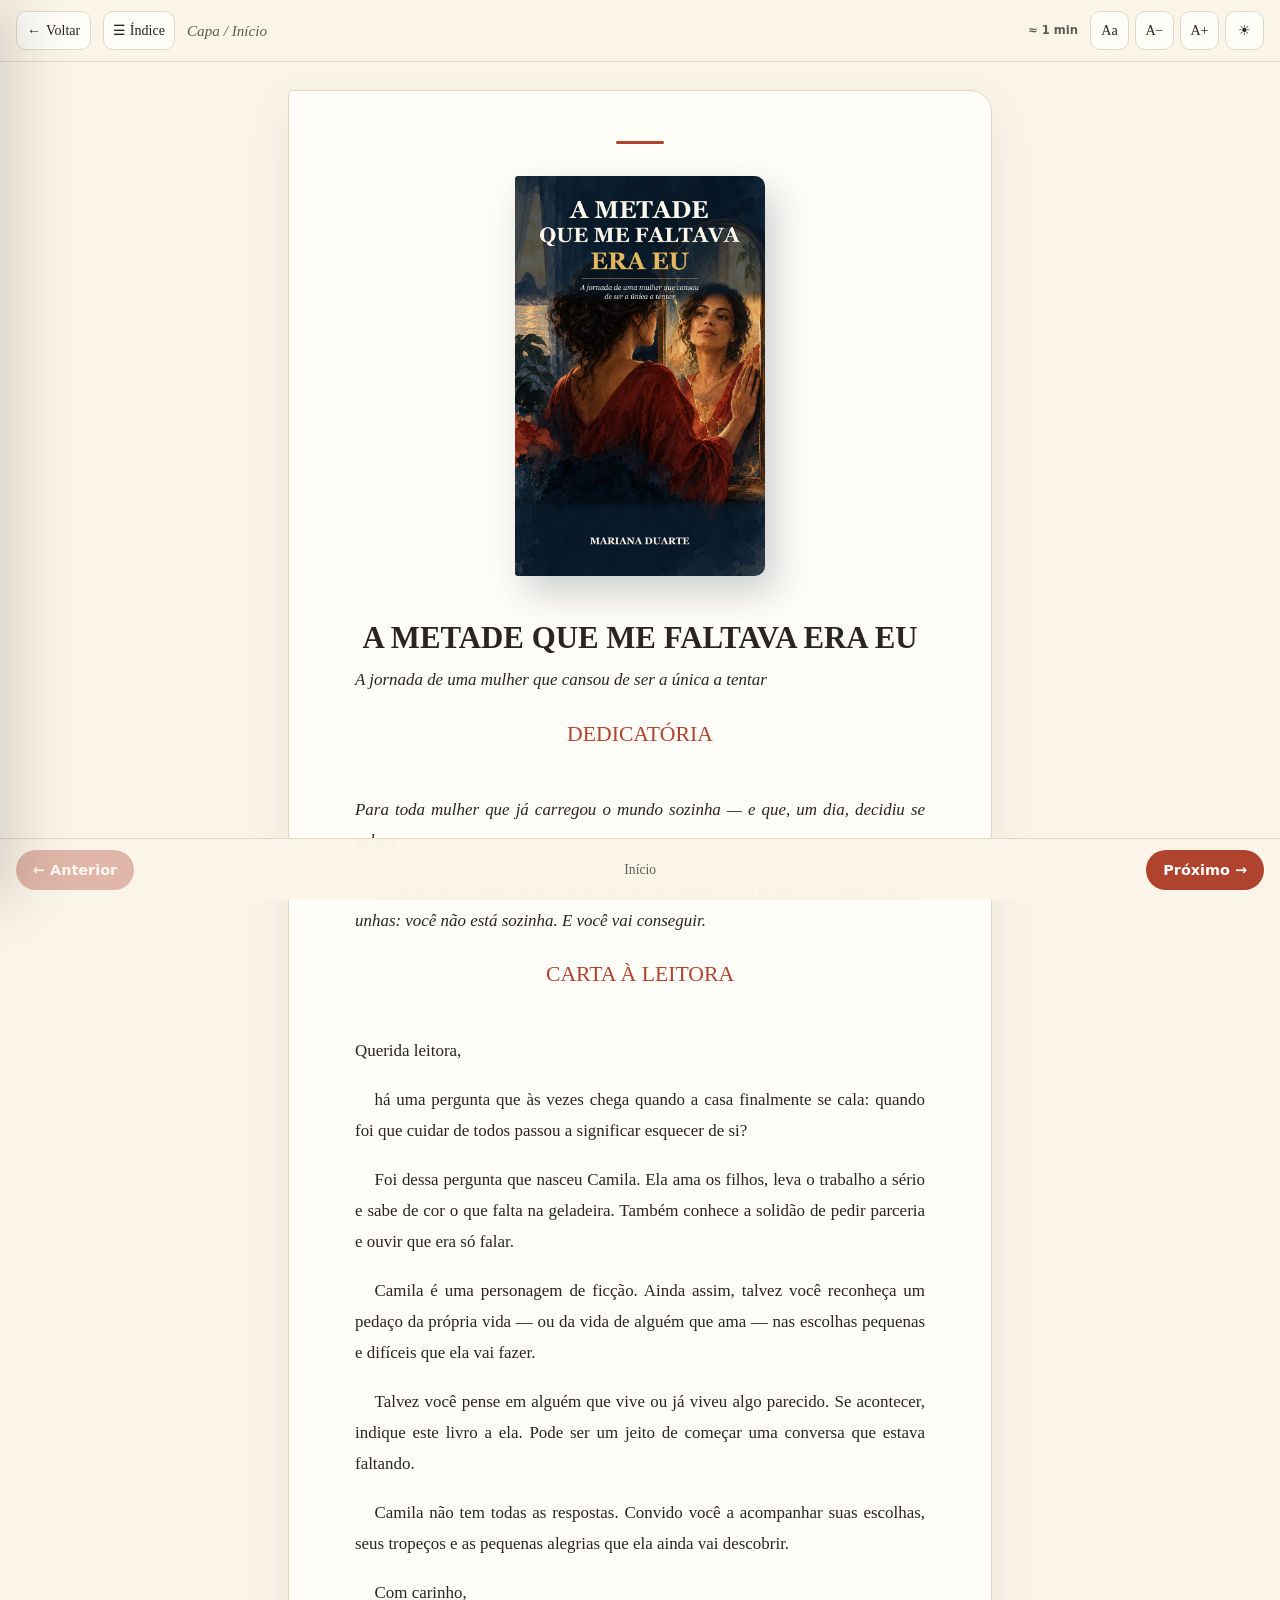
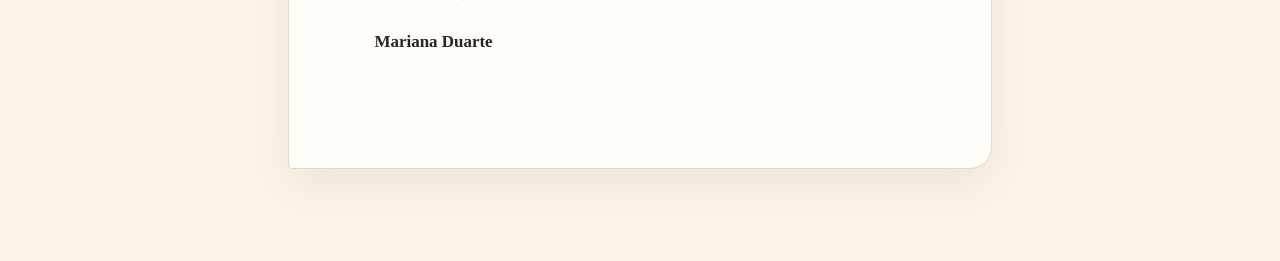
<file: ler.html>
<!DOCTYPE html>
<html lang="pt-BR">
<head>
<meta charset="UTF-8">
<meta name="viewport" content="width=device-width, initial-scale=1.0, viewport-fit=cover">
<meta name="color-scheme" content="light dark">
<title>A Metade Que Me Faltava Era Eu — Leitor</title>
<meta name="description" content="Leia online grátis o romance completo A Metade Que Me Faltava Era Eu, de Mariana Duarte.">
<meta name="robots" content="index,follow,max-image-preview:large">
<meta name="theme-color" content="#13283b">
<link rel="manifest" href="./manifest.json">
<link rel="apple-touch-icon" href="./assets/app-icon-180.png">
<meta name="apple-mobile-web-app-capable" content="yes">
<meta name="apple-mobile-web-app-status-bar-style" content="default">
<script src="./pwa.js" defer></script>
<link rel="icon" href="data:image/svg+xml,%3Csvg xmlns='http://www.w3.org/2000/svg' viewBox='0 0 64 64'%3E%3Crect width='64' height='64' rx='12' fill='%2313283b'/%3E%3Cpath d='M17 15h30v34H17z' fill='%23f4eadc'/%3E%3Cpath d='M23 22h18M23 29h18M23 36h13' stroke='%23ad3f2d' stroke-width='3' stroke-linecap='round'/%3E%3C/svg%3E">
<link rel="canonical" href="https://maykonlong.github.io/book/ler.html">
<meta property="og:type" content="book">
<meta property="og:title" content="Ler A Metade Que Me Faltava Era Eu — Mariana Duarte">
<meta property="og:description" content="Leia online grátis o romance completo.">
<meta property="og:url" content="https://maykonlong.github.io/book/ler.html">
<meta property="og:image" content="https://maykonlong.github.io/book/assets/og-livro.png">
<meta property="og:image:alt" content="Mulher de vestido vermelho diante do espelho, em uma pintura azul e dourada">
<meta name="twitter:card" content="summary_large_image">
<meta name="twitter:image" content="https://maykonlong.github.io/book/assets/og-livro.png">
<script type="application/ld+json">
{"@context":"https://schema.org","@type":"Book","name":"A Metade Que Me Faltava Era Eu","author":{"@type":"Person","name":"Mariana Duarte"},"inLanguage":"pt-BR","isAccessibleForFree":true,"url":"https://maykonlong.github.io/book/ler.html","potentialAction":{"@type":"ReadAction","target":"https://maykonlong.github.io/book/ler.html?inicio=1"}}
</script>
<style>
:root {
  --bg: #fbf5e9;
  --page: #fffdf8;
  --fg: #292521;
  --muted: #625b54;
  --accent: #b0432e;
  --line: #e2d7c8;
  --header-bg: rgba(251, 245, 233, .94);
  --shadow: 0 16px 50px rgba(58,42,28,.08);
  --fs: 1.06rem;
}
body.dark {
  --bg: #171513;
  --page: #1d1a17;
  --fg: #ddd6ca;
  --muted: #aaa39a;
  --line: #39332d;
  --header-bg: rgba(23, 21, 19, .94);
  --shadow: none;
}
body.sepia {
  --bg: #e9dcc4;
  --page: #f3e8d3;
  --fg: #382f27;
  --muted: #756555;
  --line: #cfbfa7;
  --header-bg: rgba(233, 220, 196, .95);
  --shadow: 0 14px 40px rgba(73,51,29,.10);
}
* { box-sizing: border-box; }
html { scroll-behavior: auto; }
body {
  margin: 0;
  background: var(--bg);
  color: var(--fg);
  font-family: Georgia, 'Times New Roman', serif;
  transition: background .25s, color .25s;
  min-height: 100vh;
  min-height: 100svh;
}
body.sans { font-family: ui-sans-serif, system-ui, -apple-system, BlinkMacSystemFont, "Segoe UI", sans-serif; }
.skip-link { position: fixed; z-index: 100; left: 12px; top: -80px; padding: 10px 14px; color: #fff; background: var(--accent); border-radius: 8px; text-decoration: none; }
.skip-link:focus { top: calc(10px + env(safe-area-inset-top)); }
:focus-visible { outline: 3px solid #d4a84c; outline-offset: 3px; }
#pbar {
  position: fixed; top: 0; left: 0; height: 3px; width: 0;
  background: var(--accent); z-index: 60;
  transition: width .1s linear;
}
header {
  position: sticky; top: 0; z-index: 50;
  display: flex; align-items: center; gap: 12px;
  min-height: 62px;
  padding: calc(9px + env(safe-area-inset-top)) max(16px,env(safe-area-inset-right)) 9px max(16px,env(safe-area-inset-left));
  background: var(--header-bg);
  border-bottom: 1px solid var(--line);
  backdrop-filter: blur(12px);
}
#title { flex: 1; font-size: .95rem; font-style: italic; color: var(--muted); white-space: nowrap; overflow: hidden; text-overflow: ellipsis; }
#readTime { flex: 0 0 auto; color: var(--muted); font: 700 .72rem/1 ui-sans-serif,system-ui,sans-serif; white-space: nowrap; }
#controls { display: flex; gap: 6px; }
header button {
  min-width: 39px; min-height: 39px; background: var(--page); border: 1px solid var(--line); color: var(--fg);
  border-radius: 10px; padding: 6px 9px; cursor: pointer; font-size: .88rem;
  font-family: inherit;
}
header button:hover { border-color: var(--accent); color: var(--accent); }
header a { min-height: 39px; display: inline-flex; align-items: center; gap: 5px; background: var(--page); border: 1px solid var(--line); color: var(--fg); border-radius: 10px; padding: 6px 10px; text-decoration: none; font-size: .88rem; font-family: inherit; }
header a:hover { border-color: var(--accent); color: var(--accent); }
main {
  max-width: 44rem; min-height: calc(100svh - 126px); margin: 28px auto 92px; padding: 50px clamp(24px,6vw,66px) 92px;
  font-size: var(--fs); line-height: 1.82; text-align: left;
  background: var(--page); border: 1px solid var(--line); border-radius: 4px 22px 22px 4px; box-shadow: var(--shadow);
  transition: font-size .15s;
}
main::before { content: ""; display: block; width: 48px; height: 3px; margin: 0 auto 32px; background: var(--accent); border-radius: 4px; }
main h1 { font-size: 1.82em; text-align: center; margin: .35em 0 .25em; line-height: 1.22; color: var(--fg); text-wrap: balance; }
main h2 { font-size: 1.28em; margin: .2em 0 1.9em; color: var(--accent); text-align: center; font-weight: normal; }
main p { margin: 0 0 1.08em; hanging-punctuation: first last; }
main p + p { text-indent: 1.15em; }
main ol, main ul { margin: 0 0 1.35em; padding-left: 1.65em; }
main li { margin: .28em 0; padding-left: .15em; }
main h1 + h2, main h2 + p, main hr + p, main blockquote + p { text-indent: 0; }
main hr { border: none; text-align: center; margin: 2.4em auto; }
main hr::before { content: '* * *'; color: var(--muted); letter-spacing: .6em; }
main blockquote { font-style: italic; color: var(--muted); margin: 1.6em 2em; }
main em { font-style: italic; }
main strong { font-weight: bold; }
.front-cover { width: min(58vw, 250px); margin: 0 auto 2.6em; }
.front-cover img { display: block; width: 100%; height: auto; border-radius: 3px 10px 10px 3px; box-shadow: 10px 16px 36px rgba(19,40,59,.22); }
main.endmatter h2:not(:first-child) { margin-top: 3em; }
main.final-note h2 { margin-bottom: 1.6em; }
main.endmatter p { text-align: left; text-indent: 0; }
main.endmatter p + p { margin-top: .9em; }
.scripture-page { padding-top: clamp(1.5rem, 12vh, 6rem); }
main.scripture-page h1 { font-size: 1.52em; letter-spacing: .04em; }
main.scripture-page p, main.scripture-page blockquote { text-align: center; text-indent: 0; }
main.scripture-page blockquote { margin: 1.5em auto; max-width: 28ch; font-size: 1.15em; line-height: 1.6; }
main.scripture-page p:last-child { max-width: 34ch; margin: 2em auto 0; }
.chapter-art { margin: .3em 0 2.2em; }
.chapter-art img { display: block; width: 100%; height: auto; border-radius: 10px; box-shadow: 0 16px 42px rgba(19,40,59,.16); }
.chapter-art figcaption { max-width: 32rem; margin: .7em auto 0; color: var(--muted); font-size: .76em; font-style: italic; line-height: 1.45; text-align: center; }
footer {
  position: fixed; bottom: 0; left: 0; right: 0; z-index: 50;
  display: flex; align-items: center; justify-content: space-between;
  min-height: 62px;
  padding: 9px max(16px,env(safe-area-inset-right)) calc(9px + env(safe-area-inset-bottom)) max(16px,env(safe-area-inset-left));
  background: var(--header-bg); border-top: 1px solid var(--line);
  backdrop-filter: blur(12px);
}
footer button {
  min-height: 40px; background: var(--accent); color: #fff; border: 1px solid transparent; border-radius: 999px;
  padding: 8px 16px; cursor: pointer; font-size: .9rem; font-family: ui-sans-serif,system-ui,sans-serif; font-weight: 750;
}
footer button:disabled { opacity: .35; cursor: default; }
#pos { color: var(--muted); font-size: .85rem; }
#toc {
  position: fixed; top: 0; bottom: 0; left: 0; width: min(320px, 86vw);
  background: var(--page); z-index: 80; transform: translateX(-100%);
  transition: transform .25s; border-right: 1px solid var(--line);
  display: flex; flex-direction: column; box-shadow: 20px 0 55px rgba(0,0,0,.14);
}
#toc.open { transform: translateX(0); }
#tocHead { display: flex; justify-content: space-between; align-items: center; padding: calc(16px + env(safe-area-inset-top)) 16px 14px; border-bottom: 1px solid var(--line); color: var(--accent); font-size: 1.15rem; font-weight: bold; }
#tocHead button { background: none; border: none; color: var(--fg); cursor: pointer; font-size: 1.1rem; }
#tocList { overflow-y: auto; flex: 1; padding: 8px 0; }
#tocList a {
  display: block; padding: 10px 18px; color: var(--fg); text-decoration: none;
  font-size: .92rem; border-left: 3px solid transparent;
}
#tocList a:hover { background: var(--line); }
#tocList a.current { border-left-color: var(--accent); color: var(--accent); background: color-mix(in srgb,var(--accent) 7%,transparent); font-weight: bold; }
#overlay { position: fixed; inset: 0; background: rgba(0,0,0,.35); z-index: 70; display: none; }
#overlay.show { display: block; }
#toast {
  position: fixed; bottom: 74px; left: 50%; transform: translateX(-50%);
  background: var(--fg); color: var(--bg); padding: 10px 16px; border-radius: 8px;
  font-size: .9rem; z-index: 90; opacity: 0; pointer-events: none; transition: opacity .3s;
}
#toast.show { opacity: 1; }
.loading { color: var(--muted); text-align: center; padding-top: 40px; }
.error { color: var(--accent); text-align: center; padding: 30px 10px; line-height: 1.6; }
@media (max-width: 620px) {
  header { gap: 6px; padding-left: max(9px,env(safe-area-inset-left)); padding-right: max(9px,env(safe-area-inset-right)); }
  header button, header a { padding: 6px 8px; }
  #btnBack span, #btnToc span { display: none; }
  #title { display: none; }
  #readTime { margin-right: auto; }
  main { width: 100%; min-height: calc(100svh - 120px); margin: 0 0 66px; padding: 38px max(20px,env(safe-area-inset-left)) 90px max(20px,env(safe-area-inset-right)); border: 0; border-radius: 0; box-shadow: none; line-height: 1.76; }
  main h1 { font-size: 1.65em; }
  main h2 { font-size: 1.25em; }
  main p + p { text-indent: .9em; }
  .front-cover { width: min(62vw, 215px); margin-bottom: 2.3em; }
  footer { padding-left: max(10px,env(safe-area-inset-left)); padding-right: max(10px,env(safe-area-inset-right)); }
  footer button { padding: 8px 11px; }
}
@media (max-width: 380px) {
  #readTime { display: none; }
  #controls { margin-left: auto; gap: 4px; }
  header button, header a { min-width: 36px; min-height: 36px; }
  footer button span { display: none; }
  #pos { font-size: .78rem; }
}
@media (min-width: 900px) {
  main p { text-align: justify; }
}
@media (monochrome), (forced-colors: active) {
  * { box-shadow: none !important; text-shadow: none !important; transition: none !important; }
  body, main, header, footer, #toc { background: Canvas !important; color: CanvasText !important; }
  main, header, footer, #toc, button, a { border-color: CanvasText !important; }
  .chapter-art img { border: 1px solid CanvasText; border-radius: 0; filter: grayscale(1); }
  #pbar, main::before { background: CanvasText !important; }
}
@media (prefers-reduced-motion: reduce) {
  html { scroll-behavior: auto; }
  *, *::before, *::after { transition: none !important; }
}
</style>
</head>
<body>
<a class="skip-link" href="#content">Ir para o capítulo</a>
<div id="pbar"></div>
<header>
  <a id="btnBack" href="index.html" title="Voltar ao site" aria-label="Voltar ao site">← <span>Voltar</span></a>
  <button id="btnToc" title="Abrir índice" aria-label="Abrir índice" aria-controls="toc" aria-expanded="false">☰ <span>Índice</span></button>
  <div id="title">A Metade Que Me Faltava Era Eu</div>
  <span id="readTime" aria-live="polite"></span>
  <div id="controls">
    <button id="btnFont" title="Alternar tipo de fonte" aria-label="Alternar tipo de fonte">Aa</button>
    <button id="btnMinus" title="Diminuir fonte" aria-label="Diminuir fonte">A−</button>
    <button id="btnPlus" title="Aumentar fonte" aria-label="Aumentar fonte">A+</button>
    <button id="btnTheme" title="Mudar cores da leitura" aria-label="Mudar cores da leitura">◐</button>
  </div>
</header>
<main id="content" aria-live="polite"><p class="loading">Carregando…</p></main>
<footer>
  <button id="btnPrev" aria-label="Capítulo anterior">← <span>Anterior</span></button>
  <span id="pos"></span>
  <button id="btnNext" aria-label="Próximo capítulo"><span>Próximo</span> →</button>
</footer>
<div id="overlay"></div>
<div id="toc" role="dialog" aria-modal="true" aria-label="Índice de capítulos" inert>
  <div id="tocHead"><span>Capítulos</span><button id="btnClose" aria-label="Fechar índice">✕</button></div>
  <nav id="tocList"></nav>
</div>
<div id="toast"></div>
<script>
// ===== MANIFESTO DE CAPÍTULOS (lê os arquivos .md direto do repositório) =====
const CHAPTERS = [
  { file: '00-PLANEJAMENTO/FRONT_MATTER.md', title: 'Capa / Início' },
  { file: '00-PLANEJAMENTO/ABERTURA_BIBLICA.md', title: 'Há tempo — Eclesiastes 3:1' },
  { file: '03-MANUSCRITO/CAP_01_A_ROTINA_INVISIVEL.md', title: 'Capítulo 1 — A Rotina Invisível', art: 'assets/illustrations-web/cap-01-rotina-invisivel.jpg', alt: 'Camila prepara a rotina da família antes do amanhecer.' },
  { file: '03-MANUSCRITO/CAP_02_O_ANIVERSARIO_ESQUECIDO.md', title: 'Capítulo 2 — O Aniversário Esquecido' },
  { file: '03-MANUSCRITO/CAP_03_A_TENTATIVA_DA_TERAPIA.md', title: 'Capítulo 3 — A Tentativa da Terapia' },
  { file: '03-MANUSCRITO/CAP_04_AS_PEQUENAS_SABOTAGENS.md', title: 'Capítulo 4 — As Pequenas Sabotagens' },
  { file: '03-MANUSCRITO/CAP_05_A_CONVERSA_COM_FERNANDA.md', title: 'Capítulo 5 — A Conversa com Fernanda' },
  { file: '03-MANUSCRITO/CAP_06_A_ULTIMA_TENTATIVA.md', title: 'Capítulo 6 — A Última Tentativa' },
  { file: '03-MANUSCRITO/CAP_07_A_GOTA_DAGUA.md', title: "Capítulo 7 — A Gota D'água" },
  { file: '03-MANUSCRITO/CAP_08_EU_QUERO_ME_SEPARAR.md', title: 'Capítulo 8 — Eu Quero Me Separar', art: 'assets/illustrations-web/cap-08-separacao.jpg', alt: 'Camila observa Ricardo partir e sustenta a decisão de se separar.' },
  { file: '03-MANUSCRITO/CAP_09_A_CONVERSA_COM_OS_FILHOS.md', title: 'Capítulo 9 — A Conversa com os Filhos' },
  { file: '03-MANUSCRITO/CAP_10_O_VAZIO_BARULHENTO.md', title: 'Capítulo 10 — O Vazio Barulhento' },
  { file: '03-MANUSCRITO/CAP_11_O_PROCESSO.md', title: 'Capítulo 11 — O Processo' },
  { file: '03-MANUSCRITO/CAP_12_O_RECOMECO_FINANCEIRO.md', title: 'Capítulo 12 — O Recomeço Financeiro', art: 'assets/illustrations-web/cap-12-recomeco-financeiro.jpg', alt: 'Camila organiza as contas ao lado dos bolos que começou a vender.' },
  { file: '03-MANUSCRITO/CAP_13_A_PRESSAO_DA_FAMILIA.md', title: 'Capítulo 13 — A Pressão da Família' },
  { file: '03-MANUSCRITO/CAP_14_A_PRIMEIRA_SESSAO.md', title: 'Capítulo 14 — A Primeira Sessão' },
  { file: '03-MANUSCRITO/CAP_15_A_NOVA_ROTINA.md', title: 'Capítulo 15 — A Nova Rotina' },
  { file: '03-MANUSCRITO/CAP_16_UM_SABADO_SO_MEU.md', title: 'Capítulo 16 — Um Sábado Só Meu' },
  { file: '03-MANUSCRITO/CAP_17_VOLTANDO_A_PINTAR.md', title: 'Capítulo 17 — Voltando a Pintar', art: 'assets/illustrations-web/cap-17-voltando-a-pintar.jpg', alt: 'Camila volta a pintar aquarelas depois de muitos anos.' },
  { file: '03-MANUSCRITO/CAP_18_AS_PEQUENAS_VITORIAS.md', title: 'Capítulo 18 — As Pequenas Vitórias' },
  { file: '03-MANUSCRITO/CAP_19_O_COLEGA_DO_TRABALHO.md', title: 'Capítulo 19 — O Colega do Trabalho' },
  { file: '03-MANUSCRITO/CAP_20_O_GRUPO_DE_MULHERES.md', title: 'Capítulo 20 — O Grupo de Mulheres' },
  { file: '03-MANUSCRITO/CAP_21_A_CULPA_DA_MATERNIDADE.md', title: 'Capítulo 21 — A Culpa da Maternidade' },
  { file: '03-MANUSCRITO/CAP_22_O_PRIMEIRO_NATAL_SOZINHA.md', title: 'Capítulo 22 — O Primeiro Natal Sozinha', art: 'assets/illustrations-web/cap-22-primeiro-natal.jpg', alt: 'Camila e os filhos vivem um Natal simples, imperfeito e cheio de afeto.' },
  { file: '03-MANUSCRITO/CAP_23_O_ANIVERSARIO_DE_LEO.md', title: 'Capítulo 23 — O Aniversário de Léo' },
  { file: '03-MANUSCRITO/CAP_24_O_DIA_EM_QUE_LEO_PERGUNTOU_SOBRE_O_PAI.md', title: 'Capítulo 24 — O Dia em Que Léo Perguntou Sobre o Pai' },
  { file: '03-MANUSCRITO/CAP_25_O_CONTRASTE.md', title: 'Capítulo 25 — O Contraste' },
  { file: '03-MANUSCRITO/CAP_26_O_PRIMEIRO_SORRISO_REAL.md', title: 'Capítulo 26 — O Primeiro Sorriso Real' },
  { file: '03-MANUSCRITO/CAP_27_O_ENCONTRO.md', title: 'Capítulo 27 — O Encontro', art: 'assets/illustrations-web/cap-27-o-encontro.jpg', alt: 'Camila e Daniel se conhecem diante de uma aquarela na exposição.' },
  { file: '03-MANUSCRITO/CAP_28_A_RESISTENCIA.md', title: 'Capítulo 28 — A Resistência' },
  { file: '03-MANUSCRITO/CAP_29_O_FIM_E_O_COMECO.md', title: 'Capítulo 29 — O Fim e o Começo' },
  { file: '03-MANUSCRITO/CAP_30_UM_ANO_DEPOIS.md', title: 'Capítulo 30 — Um Ano Depois' },
  { file: '03-MANUSCRITO/CAP_31_O_DIA_DAS_MAES.md', title: 'Capítulo 31 — O Dia das Mães', art: 'assets/illustrations-web/cap-31-dia-das-maes.jpg', alt: 'Léo e Bia surpreendem Camila com um café da manhã no Dia das Mães.' },
  { file: '03-MANUSCRITO/CAP_32_AS_FERIAS_DE_JULHO.md', title: 'Capítulo 32 — As Férias de Julho' },
  { file: '03-MANUSCRITO/CAP_33_AS_CRIANCAS_CONHECEM_DANIEL.md', title: 'Capítulo 33 — As Crianças Conhecem Daniel' },
  { file: '03-MANUSCRITO/CAP_34_A_PRIMEIRA_VIAGEM_A_QUATRO.md', title: 'Capítulo 34 — A Primeira Viagem a Quatro', art: 'assets/illustrations-web/cap-34-viagem-a-quatro.jpg', alt: 'Camila, Daniel, Léo e Bia observam as estrelas na primeira viagem juntos.' },
  { file: '03-MANUSCRITO/CAP_35_A_PRIMEIRA_BRIGA.md', title: 'Capítulo 35 — A Primeira Briga' },
  { file: '03-MANUSCRITO/CAP_36_O_PRIMEIRO_PRESENTE.md', title: 'Capítulo 36 — O Primeiro Presente' },
  { file: '03-MANUSCRITO/CAP_37_O_ENCONTRO_COM_A_MAE_DO_DANIEL.md', title: 'Capítulo 37 — O Encontro com a Mãe do Daniel' },
  { file: '03-MANUSCRITO/CAP_38_O_REENCONTRO.md', title: 'Capítulo 38 — O Reencontro' },
  { file: '03-MANUSCRITO/CAP_39_CARTA_PARA_MIM_MESMA.md', title: 'Capítulo 39 — Carta Para Mim Mesma', art: 'assets/illustrations-web/cap-39-carta-para-mim.jpg', alt: 'Camila escreve para a mulher que foi enquanto prepara sua série de aquarelas.' },
  { file: '03-MANUSCRITO/CAP_40_A_METADE_QUE_ME_FALTAVA_ERA_EU.md', title: 'Capítulo 40 — A Metade Que Me Faltava Era Eu', art: 'assets/illustrations-web/cap-40-inteira.jpg', alt: 'Camila contempla a série Renascimento na galeria vazia.' },
  { file: '00-PLANEJAMENTO/POS_TEXTUAIS.md', title: 'Agradecimentos & Sobre a Autora' },
  { file: '00-PLANEJAMENTO/ULTIMA_PALAVRA.md', title: 'Uma Última Palavra' },
  { file: '00-PLANEJAMENTO/CONSAGRACAO_FINAL.md', title: 'Consagração — Salmos 90:17' }
];
const FIRST_CHAPTER_INDEX = 2;
const LAST_CHAPTER_INDEX = FIRST_CHAPTER_INDEX + 39;

// ===== PARSER MARKDOWN (mínimo, para o subset usado no manuscrito) =====
function inline(t) {
  t = t.replace(/\*\*(.+?)\*\*/g, '<strong>$1</strong>');
  t = t.replace(/\*(.+?)\*/g, '<em>$1</em>');
  return t;
}
function mdToHtml(md) {
  md = md.replace(/\[\^\d+\]/g, '');
  md = md.replace(/&/g, '&amp;').replace(/</g, '&lt;').replace(/>/g, '&gt;');
  const lines = md.split(/\r?\n/);
  let html = '';
  let para = [];
  let listType = '';
  const flush = () => { if (para.length) { html += '<p>' + inline(para.join(' ')) + '</p>'; para = []; } };
  const closeList = () => { if (listType) { html += '</' + listType + '>'; listType = ''; } };
  for (const line of lines) {
    const t = line.replace(/\r$/, '').trim();
    if (t === '') { flush(); closeList(); continue; }
    const italicNumber = t.match(/^\*(\d+)\.\s+(.+)\*$/);
    const numbered = t.match(/^(\d+)\.\s+(.+)$/);
    const bullet = t.match(/^[-+]\s+(.+)$/);
    if (italicNumber || numbered || bullet) {
      flush();
      const type = bullet ? 'ul' : 'ol';
      if (listType !== type) { closeList(); html += '<' + type + '>'; listType = type; }
      const item = bullet ? bullet[1] : italicNumber ? '<em>' + inline(italicNumber[2]) + '</em>' : inline(numbered[2]);
      html += '<li>' + item + '</li>';
      continue;
    }
    closeList();
    if (t === '---') { flush(); html += '<hr>'; continue; }
    if (/^# (.+)$/.test(t)) { flush(); html += '<h1>' + inline(t.slice(2)) + '</h1>'; continue; }
    if (/^## (.+)$/.test(t)) { flush(); html += '<h2>' + inline(t.slice(3)) + '</h2>'; continue; }
    if (/^&gt;\s*(.*)$/.test(t)) { flush(); html += '<blockquote>' + inline(t.replace(/^&gt;\s*/, '')) + '</blockquote>'; continue; }
    if (t.startsWith('—') || t.startsWith('*"')) { flush(); html += '<p>' + inline(t) + '</p>'; continue; }
    para.push(t);
  }
  flush();
  closeList();
  return html;
}

// ===== ESTADO =====
const STORE = 'metade-leitor-progresso-v2';
const OLD_STORE = 'metade-leitor-progresso-v1';
const $ = (id) => document.getElementById(id);
const content = $('content');
let current = -1;
let fontSize = 1.06;
let scrollTimer = null;
let loadSequence = 0;

// ===== PROGRESSO (localStorage do navegador) =====
function saveProgress() {
  const s = { c: current, y: window.scrollY };
  try { localStorage.setItem(STORE, JSON.stringify(s)); } catch (e) {}
}
function loadProgress() {
  try {
    const current = localStorage.getItem(STORE);
    if (current) return JSON.parse(current);
    const old = localStorage.getItem(OLD_STORE);
    if (!old) return null;
    const saved = JSON.parse(old);
    if (!Number.isInteger(saved.c) || saved.c < 0 || saved.c > 42) return null;
    const migrated = { c: saved.c > 0 ? saved.c + 1 : 0, y: Number(saved.y) || 0 };
    localStorage.setItem(STORE, JSON.stringify(migrated));
    return migrated;
  } catch (e) { return null; }
}

// ===== CARREGAR CAPÍTULO =====
async function loadChapter(i, scrollY) {
  if (i < 0 || i >= CHAPTERS.length) return;
  const sequence = ++loadSequence;
  current = i;
  content.classList.toggle('endmatter', i > LAST_CHAPTER_INDEX);
  content.classList.toggle('final-note', i === CHAPTERS.length - 2);
  content.classList.toggle('scripture-page', i === 1 || i === CHAPTERS.length - 1);
  content.innerHTML = '<p class="loading">Carregando…</p>';
  try {
    const resp = await fetch(CHAPTERS[i].file, { cache: 'no-store' });
    if (!resp.ok) throw new Error('HTTP ' + resp.status);
    const raw = (await resp.text()).replace(/\uFEFF/g, '');
    if (sequence !== loadSequence) return;
    const dedication = raw.indexOf('## DEDICATÓRIA');
    const md = i === 0 && dedication >= 0
      ? '# A METADE QUE ME FALTAVA ERA EU\n\n*A jornada de uma mulher que cansou de ser a única a tentar*\n\n' + raw.slice(dedication)
      : raw;
    const art = CHAPTERS[i].art
      ? '<figure class="chapter-art"><img src="' + CHAPTERS[i].art + '" alt="' + CHAPTERS[i].alt + '" width="1200" height="800"><figcaption>Ilustração do capítulo</figcaption></figure>'
      : '';
    const rendered = mdToHtml(md);
    const frontCover = i === 0
      ? '<figure class="front-cover"><img src="assets/capa-site.jpg" alt="Capa de A Metade Que Me Faltava Era Eu, com uma mulher de vermelho diante do espelho" width="800" height="1280" fetchpriority="high"></figure>'
      : '';
    if (art) {
      const h2End = rendered.indexOf('</h2>');
      content.innerHTML = h2End >= 0 ? rendered.slice(0, h2End + 5) + art + rendered.slice(h2End + 5) : art + rendered;
    } else {
      content.innerHTML = frontCover + rendered;
    }
    const words = (content.textContent.match(/\S+/g) || []).length;
    $('readTime').textContent = '≈ ' + Math.max(1, Math.round(words / 220)) + ' min';
  } catch (e) {
    if (sequence !== loadSequence) return;
    $('readTime').textContent = '';
    content.innerHTML = '<div class="error"><strong>Não foi possível abrir esta parte do livro.</strong><br><br>' +
      'Os capítulos precisam de internet. Seu ponto de parada continua salvo neste aparelho. Confira sua conexão e <a href="' + window.location.href.replace(/&/g, '&amp;').replace(/"/g, '&quot;') + '">tente novamente</a>.</div>';
  }
  requestAnimationFrame(() => {
    if (sequence !== loadSequence) return;
    const targetY = typeof scrollY === 'number' && Number.isFinite(scrollY) ? Math.max(0, scrollY) : 0;
    window.scrollTo({ top: targetY, left: 0, behavior: 'instant' });
    saveProgress();
  });
  updateUI();
  const cap = i >= FIRST_CHAPTER_INDEX && i <= LAST_CHAPTER_INDEX ? i - FIRST_CHAPTER_INDEX + 1 : 0;
  const url = new URL(window.location.href);
  url.searchParams.delete('inicio');
  if (cap) url.searchParams.set('cap', String(cap)); else url.searchParams.delete('cap');
  history.replaceState(null, '', url.pathname + url.search + url.hash);
  document.title = CHAPTERS[i].title + ' | A Metade Que Me Faltava Era Eu';
}

function updateUI() {
  $('btnPrev').disabled = (current <= 0);
  $('btnNext').disabled = (current >= CHAPTERS.length - 1);
  $('pos').textContent = current === 0 ? 'Início' : current === 1 ? 'Antes da história' : current === CHAPTERS.length - 1 ? 'Fim' : current > LAST_CHAPTER_INDEX ? 'Pós-texto' : (current - FIRST_CHAPTER_INDEX + 1) + ' / 40';
  $('title').textContent = CHAPTERS[current] ? CHAPTERS[current].title : 'A Metade Que Me Faltava Era Eu';
  document.querySelectorAll('#tocList a').forEach(a => {
    a.classList.toggle('current', parseInt(a.dataset.i, 10) === current);
  });
  closeToc();
}

// ===== NAVEGAÇÃO =====
function next() { if (current < CHAPTERS.length - 1) loadChapter(current + 1); }
function prev() { if (current > 0) loadChapter(current - 1); }

// ===== ÍNDICE =====
function buildToc() {
  const list = $('tocList');
  list.innerHTML = '';
  CHAPTERS.forEach((ch, i) => {
    const a = document.createElement('a');
    a.href = '#';
    a.dataset.i = i;
    a.textContent = ch.title;
    a.addEventListener('click', (ev) => { ev.preventDefault(); loadChapter(i); });
    list.appendChild(a);
  });
}
function openToc() {
  $('toc').removeAttribute('inert');
  $('toc').classList.add('open');
  $('overlay').classList.add('show');
  $('btnToc').setAttribute('aria-expanded', 'true');
  $('btnClose').focus();
}
function closeToc() {
  const wasOpen = $('toc').classList.contains('open');
  $('toc').classList.remove('open');
  $('overlay').classList.remove('show');
  $('toc').setAttribute('inert', '');
  $('btnToc').setAttribute('aria-expanded', 'false');
  if (wasOpen) $('btnToc').focus();
}

// ===== BARRA DE PROGRESSO (rolagem) =====
function updatePbar() {
  const h = document.documentElement;
  const max = h.scrollHeight - h.clientHeight;
  const pct = max > 0 ? (h.scrollTop / max) * 100 : 0;
  $('pbar').style.width = pct + '%';
}

// ===== TOAST =====
let toastTimer = null;
function toast(msg) {
  const t = $('toast');
  t.textContent = msg;
  t.classList.add('show');
  clearTimeout(toastTimer);
  toastTimer = setTimeout(() => t.classList.remove('show'), 2200);
}

// ===== CONTROLES (fonte + tema) =====
function applyFont() {
  document.documentElement.style.setProperty('--fs', fontSize.toFixed(2) + 'rem');
  try { localStorage.setItem('metade-leitor-fonte-tamanho', fontSize.toFixed(2)); } catch (e) {}
}
$('btnPlus').addEventListener('click', () => { if (fontSize < 1.5) { fontSize += 0.06; applyFont(); } });
$('btnMinus').addEventListener('click', () => { if (fontSize > 0.85) { fontSize -= 0.06; applyFont(); } });
$('btnFont').addEventListener('click', () => {
  const sans = document.body.classList.toggle('sans');
  try { localStorage.setItem('metade-leitor-tipo', sans ? 'sans' : 'serif'); } catch (e) {}
  $('btnFont').setAttribute('aria-pressed', String(sans));
  toast(sans ? 'Fonte sem serifa' : 'Fonte de livro');
});

const THEMES = ['light', 'sepia', 'dark'];
function applyTheme(theme) {
  document.body.classList.remove('sepia', 'dark');
  if (theme !== 'light') document.body.classList.add(theme);
  const labels = { light: 'Modo claro', sepia: 'Modo sépia', dark: 'Modo escuro' };
  const icons = { light: '☀', sepia: '◐', dark: '●' };
  $('btnTheme').textContent = icons[theme];
  $('btnTheme').title = labels[theme] + ' — toque para mudar';
  $('btnTheme').setAttribute('aria-label', labels[theme] + '. Mudar cores da leitura');
  try { localStorage.setItem('metade-leitor-tema', theme); } catch (e) {}
}
$('btnTheme').addEventListener('click', () => {
  let currentTheme = 'light';
  if (document.body.classList.contains('dark')) currentTheme = 'dark';
  else if (document.body.classList.contains('sepia')) currentTheme = 'sepia';
  const nextTheme = THEMES[(THEMES.indexOf(currentTheme) + 1) % THEMES.length];
  applyTheme(nextTheme);
  toast(nextTheme === 'light' ? 'Modo claro' : nextTheme === 'sepia' ? 'Modo sépia' : 'Modo escuro');
});

// ===== EVENTOS =====
$('btnToc').addEventListener('click', openToc);
$('btnClose').addEventListener('click', closeToc);
$('overlay').addEventListener('click', closeToc);
$('btnNext').addEventListener('click', next);
$('btnPrev').addEventListener('click', prev);
window.addEventListener('scroll', () => {
  updatePbar();
  clearTimeout(scrollTimer);
  scrollTimer = setTimeout(saveProgress, 400);
});
window.addEventListener('pagehide', saveProgress);
document.addEventListener('visibilitychange', () => {
  if (document.visibilityState === 'hidden') saveProgress();
});
document.addEventListener('keydown', (ev) => {
  if (ev.key === 'Escape' && $('toc').classList.contains('open')) { closeToc(); return; }
  if (ev.altKey || ev.ctrlKey || ev.metaKey || $('toc').classList.contains('open')) return;
  if (ev.target.closest('button, a, input, textarea, select, summary')) return;
  if (ev.key === 'ArrowRight') next();
  if (ev.key === 'ArrowLeft') prev();
});

// ===== INIT =====
(function init() {
  if ('scrollRestoration' in history) history.scrollRestoration = 'manual';
  buildToc();
  try {
    const savedTheme = localStorage.getItem('metade-leitor-tema');
    applyTheme(THEMES.includes(savedTheme) ? savedTheme : 'light');
    if (localStorage.getItem('metade-leitor-tipo') === 'sans') {
      document.body.classList.add('sans');
      $('btnFont').setAttribute('aria-pressed', 'true');
    } else {
      $('btnFont').setAttribute('aria-pressed', 'false');
    }
    const savedSize = Number(localStorage.getItem('metade-leitor-fonte-tamanho'));
    if (savedSize >= .85 && savedSize <= 1.5) fontSize = savedSize;
  } catch (e) {}
  applyFont();
  const params = new URLSearchParams(window.location.search);
  const requested = Number(params.get('cap'));
  const saved = loadProgress();
  if (params.get('inicio') === '1') {
    loadChapter(0);
  } else if (Number.isInteger(requested) && requested >= 1 && requested <= 40) {
    const chapterIndex = requested + FIRST_CHAPTER_INDEX - 1;
    loadChapter(chapterIndex, saved && saved.c === chapterIndex && Number.isFinite(saved.y) ? saved.y : undefined);
  } else if (saved && Number.isInteger(saved.c) && saved.c > 0 && saved.c < CHAPTERS.length) {
    loadChapter(saved.c, saved.y || 0);
    toast('Continuando de onde você parou…');
  } else {
    loadChapter(0);
  }
})();
</script>
</body>
</html>
</file>
